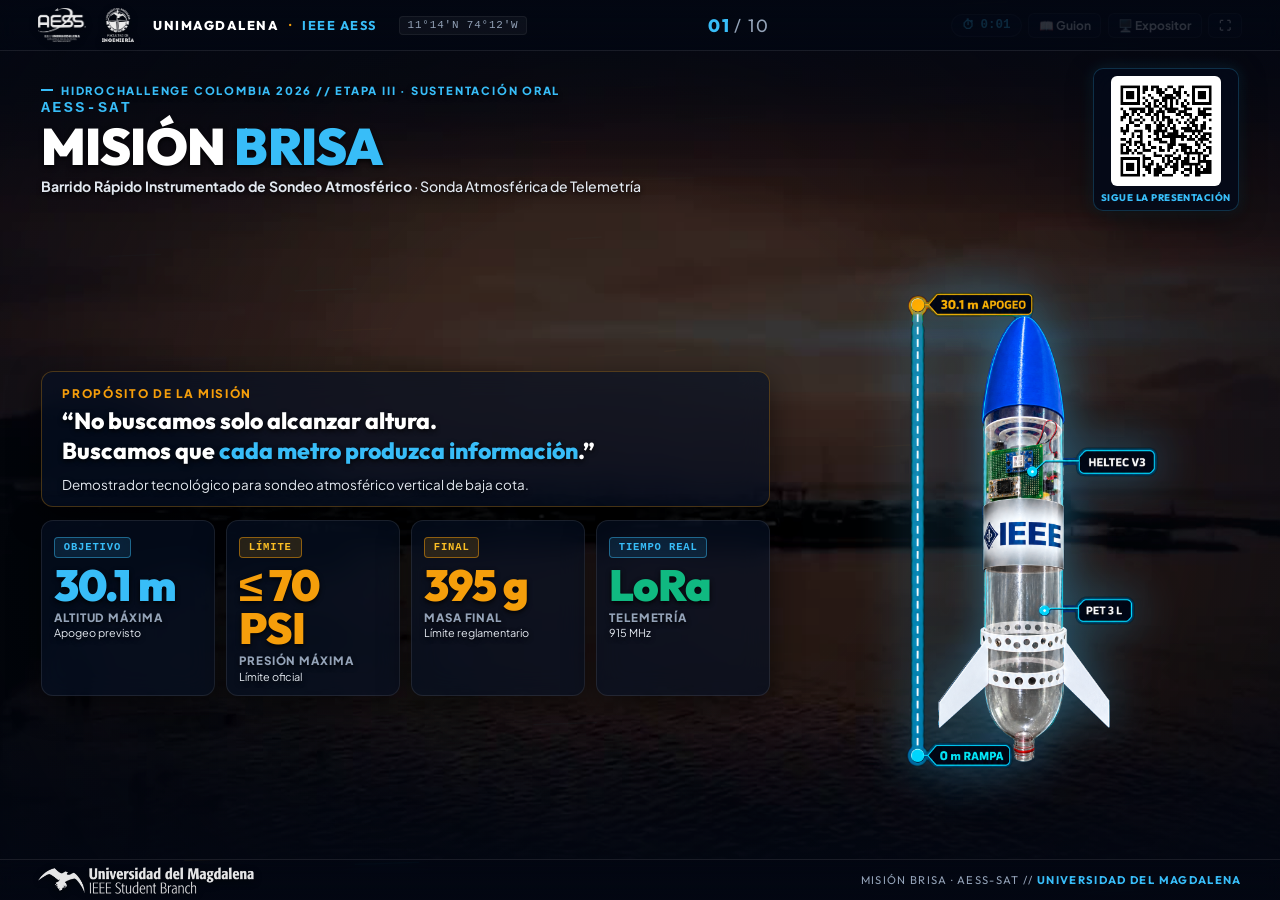
<file: index.html>
<!DOCTYPE html>
<html lang="es">
<head>
  <meta charset="UTF-8">
  <meta name="viewport" content="width=device-width, initial-scale=1.0">
  <title>AESS-SAT · Misión BRISA | Hidrochallenge Colombia 2026</title>
  <link rel="stylesheet" href="css/style.css?v=20261007">
</head>
<body>

  <!-- Canvas de partículas de brisa atmosférica samaria en segundo plano -->
  <canvas id="breezeCanvas"></canvas>

  <div class="deck-container">

    <!-- ═════════════════════════════════════════════════════════════════
         BARRA SUPERIOR INSTITUCIONAL (MODO PROYECCIÓN ULTRA-LIMPIO)
         ═════════════════════════════════════════════════════════════════ -->
    <header class="top-header-bar">
      <div class="top-header-left">
        <div class="top-header-logos">
          <img src="assets/img/logo_aess_white.png" alt="IEEE AESS Unimagdalena" title="Aerospace & Electronic Systems Society">
          <img src="assets/img/logo_facultad_white.png" alt="Facultad de Ingeniería" title="Facultad de Ingeniería - Universidad del Magdalena">
        </div>
        <div class="top-brand">
          <span class="brand-uni">UNIMAGDALENA</span>
          <span class="brand-sep">·</span>
          <span class="brand-sub">IEEE AESS</span>
          <span class="top-coord">11°14'N 74°12'W</span>
        </div>
      </div>

      <div class="top-slide-tracker">
        <div class="slide-number-display" id="slide-number-display">
          <span id="current-slide-num">01</span>
          <span class="tracker-total" id="tracker-total"> / 10</span>
        </div>
      </div>

      <!-- Herramientas discretas de orador (Ocultas visualmente para el jurado, accesibles por teclado) -->
      <div class="top-controls" id="top-controls">
        <div class="timer-pill" id="timer-pill" title="Cronómetro 300s (Tecla T)">
          ⏱ <span id="timer-display">0:00</span>
        </div>
        <button class="action-btn" id="btn-notes" title="Guion del orador (Tecla N)">📖 Guion</button>
        <button class="action-btn" id="btn-presenter" title="Consola de expositor dual (Tecla P)">🖥️ Expositor</button>
        <button class="action-btn" id="btn-fullscreen" title="Pantalla completa (Tecla F)">⛶</button>
      </div>
    </header>

    <!-- ═════════════════════════════════════════════════════════════════
         VIEWPORT DE DIAPOSITIVAS (10 OFICIALES + 7 RESPALDOS TÉCNICOS)
         ═════════════════════════════════════════════════════════════════ -->
    <main class="presentation-viewport">

      <!-- ── DIAPOSITIVA 01: PORTADA & MISIÓN BRISA (20s) ────────────── -->
      <section class="slide active" id="slide-1" data-duration="20">
        <div class="slide-bg-container">
          <video class="slide-video" src="assets/video/s1_amanecer.mp4" poster="assets/video/s1_amanecer.jpg" muted loop playsinline></video>
          <div class="slide-overlay"></div>
        </div>

        <div class="slide-header cover-header">
          <div>
            <div class="slide-category-tag">HIDROCHALLENGE COLOMBIA 2026 // ETAPA III · SUSTENTACIÓN ORAL</div>
            <div style="font-family: var(--font-mono); font-size: 0.95rem; color: var(--accent-cyan); font-weight: 800; letter-spacing: 0.15em; margin-bottom: 0.2rem;">
              AESS-SAT
            </div>
            <h1 class="slide-title-hero" style="font-size: clamp(2.4rem, 4vw, 3.8rem); margin-bottom: 0.2rem;">
              MISIÓN <span class="highlight-cyan">BRISA</span>
            </h1>
            <p class="slide-subtitle-clean">
              <strong>Barrido Rápido Instrumentado de Sondeo Atmosférico</strong> · Sonda Atmosférica de Telemetría
            </p>
          </div>

          <!-- Módulo QR de Acceso a la Presentación (Esquina Superior Derecha) -->
          <a class="cover-qr-card" href="https://mcangen.github.io/Presentacion-Hidrochallenge/" target="_blank" rel="noopener" title="Escanear o clic para abrir la presentación">
            <div class="qr-img-box">
              <img src="assets/img/qr_presentacion.png" alt="QR Presentación AESS-SAT" width="110" height="110" style="width: 110px; height: 110px; display: block;">
            </div>
            <div class="cover-qr-caption">SIGUE LA PRESENTACIÓN</div>
          </a>
        </div>

        <div style="display: grid; grid-template-columns: 1.25fr 0.75fr; gap: clamp(1rem, 2.5vw, 2.5rem); align-items: center; flex: 1; min-height: 0; z-index: 4;">
          <div style="display: flex; flex-direction: column; gap: 0.8rem;">
            <div class="samaria-card gold-border">
              <div style="font-size: 0.74rem; color: var(--accent-gold); font-weight: 800; letter-spacing: 0.14em; text-transform: uppercase; margin-bottom: 0.35rem;">
                PROPÓSITO DE LA MISIÓN
              </div>
              <p style="font-family: var(--font-title); font-size: clamp(1.2rem, 1.8vw, 1.55rem); font-weight: 800; line-height: 1.3; color: #ffffff; text-shadow: var(--text-shadow-clean);">
                “No buscamos solo alcanzar altura.<br>
                Buscamos que <span style="color: var(--accent-cyan);">cada metro produzca información</span>.”
              </p>
              <div style="margin-top: 0.6rem; font-size: 0.84rem; color: var(--text-secondary); text-shadow: var(--text-shadow-clean);">
                Demostrador tecnológico para sondeo atmosférico vertical de baja cota.
              </div>
            </div>

            <!-- 4 Métricas Clave con Badges Semánticos Estrictos -->
            <div style="display: grid; grid-template-columns: repeat(4, 1fr); gap: 0.7rem;">
              <div class="samaria-card" style="padding: 0.75rem;">
                <div class="status-badge goal" style="margin-bottom: 0.3rem;">OBJETIVO</div>
                <div class="giant-metric-num cyan">30.1 m</div>
                <div class="giant-metric-label">Altitud Máxima</div>
                <div class="giant-metric-sub">Apogeo previsto</div>
              </div>

              <div class="samaria-card" style="padding: 0.75rem;">
                <div class="status-badge limit" style="margin-bottom: 0.3rem;">LÍMITE</div>
                <div class="giant-metric-num gold">≤ 70 PSI</div>
                <div class="giant-metric-label">Presión Máxima</div>
                <div class="giant-metric-sub">Límite oficial</div>
              </div>

              <div class="samaria-card" style="padding: 0.75rem;">
                <div class="status-badge limit" style="margin-bottom: 0.3rem;">FINAL</div>
                <div class="giant-metric-num gold">395 g</div>
                <div class="giant-metric-label">Masa Final</div>
                <div class="giant-metric-sub">Límite reglamentario</div>
              </div>

              <div class="samaria-card" style="padding: 0.75rem;">
                <div class="status-badge goal" style="margin-bottom: 0.3rem;">TIEMPO REAL</div>
                <div class="giant-metric-num" style="color: var(--accent-green);">LoRa</div>
                <div class="giant-metric-label">Telemetría</div>
                <div class="giant-metric-sub">915 MHz</div>
              </div>
            </div>
          </div>

          <!-- Silueta Real del AESS-SAT con Llamados de Ingeniería (Fondo Transparente) -->
          <div style="display: flex; justify-content: center; align-items: center; height: 100%; position: relative;">
            <img src="assets/img/cohete_slide_1.png" alt="AESS-SAT Cohete Experimental" style="max-height: clamp(340px, 62vh, 530px); padding-bottom: 15px; width: auto; object-fit: contain; filter: drop-shadow(0 0 25px rgba(56, 189, 248, 0.45));">
          </div>
        </div>
      </section>

      <!-- ── DIAPOSITIVA 02: DEL TERRITORIO A LA MISIÓN (30s) ────────── -->
      <section class="slide" id="slide-2" data-duration="30">
        <div class="slide-bg-container">
          <video class="slide-video" src="assets/video/s2_territorio.mp4" poster="assets/video/s2_territorio.jpg" muted loop playsinline></video>
          <div class="slide-overlay"></div>
        </div>

        <div class="slide-header">
          <div class="slide-category-tag">02 // CONTEXTO GEOGRÁFICO & PREGUNTA DE INGENIERÍA</div>
          <h2 class="slide-title-hero">
            DEL TERRITORIO <span class="highlight-cyan">A LA MISIÓN</span>
          </h2>
          <p class="slide-subtitle-clean">
            Santa Marta: una interfaz costa–montaña con dinámica atmosférica local.
          </p>
        </div>

        <div style="display: grid; grid-template-columns: 1.15fr 0.85fr; gap: clamp(1rem, 2.5vw, 2.5rem); align-items: stretch; flex: 1; min-height: 0; z-index: 4;">
          <!-- Columna Izquierda: Perfil Topográfico y Aclaración de Alcance -->
          <div class="samaria-card" style="display: flex; flex-direction: column; justify-content: space-between;">
            <div>
              <div style="display: flex; justify-content: space-between; align-items: center; margin-bottom: 0.4rem;">
                <div class="status-badge goal">ALCANCE EXPERIMENTAL REAL</div>
                <span style="font-size: 0.72rem; color: var(--accent-cyan); font-family: var(--font-mono);">COTA VERTICAL: 0 – 30.1 m</span>
              </div>
              <p style="font-size: 0.86rem; color: var(--text-secondary); line-height: 1.4; text-shadow: var(--text-shadow-clean);">
                Misión BRISA explora un <strong>perfil vertical instrumentado de hasta aproximadamente 30,1 metros</strong>. La Sierra Nevada (5.700 m a 42 km del mar) explica el contexto ambiental que inspira la misión; no se afirma medir el gradiente total hasta la cumbre.
              </p>
            </div>

            <!-- Esquema Topográfico Real Costa - Sierra Nevada -->
            <div style="margin: 0.6rem 0;">
              <img src="assets/img/imagen_slide_2.png" alt="Perfil Topográfico Santa Marta - Misión BRISA" style="width: 100%; border-radius: 8px; border: 1px solid var(--border-subtle); object-fit: contain; display: block; box-shadow: 0 4px 20px rgba(0,0,0,0.5);">
            </div>

            <div style="font-size: 0.72rem; color: var(--text-muted); text-shadow: var(--text-shadow-clean);">
              * Demostrador tecnológico de microcota. No sustituye radiosondas ni mide velocidad directa sin anemómetro.
            </div>
          </div>

          <!-- Columna Derecha: Los Tres Pilares de Ingeniería -->
          <div style="display: flex; flex-direction: column; gap: 0.75rem;">
            <div class="samaria-card" style="display: flex; gap: 1rem; align-items: flex-start; padding: 0.85rem 1.1rem;">
              <div style="font-family: var(--font-title); font-size: 1.8rem; font-weight: 900; color: var(--accent-cyan); line-height: 1;">01</div>
              <div>
                <h4 style="font-family: var(--font-title); font-size: 1.05rem; color: #ffffff; text-transform: uppercase;">MEDIR</h4>
                <p style="font-size: 0.82rem; color: var(--text-secondary); margin-top: 0.2rem; line-height: 1.35;">
                  Variables atmosféricas y dinámica de vuelo vertical a alta cadencia.
                </p>
              </div>
            </div>

            <div class="samaria-card" style="display: flex; gap: 1rem; align-items: flex-start; padding: 0.85rem 1.1rem;">
              <div style="font-family: var(--font-title); font-size: 1.8rem; font-weight: 900; color: var(--accent-gold); line-height: 1;">02</div>
              <div>
                <h4 style="font-family: var(--font-title); font-size: 1.05rem; color: #ffffff; text-transform: uppercase;">TRANSMITIR</h4>
                <p style="font-size: 0.82rem; color: var(--text-secondary); margin-top: 0.2rem; line-height: 1.35;">
                  Telemetría LoRa hacia la estación terrena durante la misión.
                </p>
              </div>
            </div>

            <div class="samaria-card" style="display: flex; gap: 1rem; align-items: flex-start; padding: 0.85rem 1.1rem;">
              <div style="font-family: var(--font-title); font-size: 1.8rem; font-weight: 900; color: var(--accent-green); line-height: 1;">03</div>
              <div>
                <h4 style="font-family: var(--font-title); font-size: 1.05rem; color: #ffffff; text-transform: uppercase;">RECUPERAR</h4>
                <p style="font-size: 0.82rem; color: var(--text-secondary); margin-top: 0.2rem; line-height: 1.35;">
                  Vehículo y datos de forma segura para validar la plataforma y repetir el experimento.
                </p>
              </div>
            </div>
          </div>
        </div>
      </section>

      <!-- ── DIAPOSITIVA 03: ARQUITECTURA AESS-SAT (35s) ─────────────── -->
      <section class="slide technical-slide" id="slide-3" data-duration="35">
        <div class="slide-bg-container">
          <video class="slide-video" src="assets/video/s3_puerto.mp4" poster="assets/video/s3_puerto.jpg" muted loop playsinline></video>
          <div class="slide-overlay"></div>
        </div>

        <div class="slide-header">
          <div class="slide-category-tag">
            03 // INGENIERÍA DE SISTEMAS & CONFIGURACIÓN MODULAR
          </div>
          <h2 class="slide-title-hero">
            ARQUITECTURA <span class="highlight-cyan">AESS-SAT</span>
          </h2>
          <p class="slide-subtitle-clean">
            Despiece modular interactivo: haz clic en cualquier subsistema para inspeccionar su diseño y balance de masa.
          </p>
        </div>

        <div class="exploded-view-container">
          <!-- Columna Izquierda: Pila del Despiece Interactivo -->
          <div class="samaria-card" style="display: flex; flex-direction: column; height: 100%; padding: 0.75rem 0.95rem; justify-content: space-between;">
            <div style="display: flex; justify-content: space-between; align-items: center; margin-bottom: 0.35rem; padding-bottom: 0.35rem; border-bottom: 1px solid var(--border-subtle);">
              <span style="font-family: var(--font-mono); font-size: 0.72rem; color: var(--accent-cyan); font-weight: 800; letter-spacing: 0.08em;">
                DESPIECE AXIAL DEL COHETE
              </span>
              <button class="action-btn" id="btn-toggle-explode" style="font-size: 0.7rem; padding: 0.2rem 0.6rem; border-color: var(--accent-cyan); color: var(--accent-cyan);">
                ⚡ Expandir / Contraer Despiece
              </button>
            </div>

            <div class="rocket-stage-stack" id="stage-stack">
              <div class="stage-part active" data-stage="ojiva">
                <div class="stage-img-wrapper">
                  <img src="assets/img/ojiva.png" alt="Ojiva Parabólica Roma" class="stage-img">
                </div>
                <div class="stage-text-block">
                  <div class="stage-label-title">01. OJIVA PARABÓLICA ROMA</div>
                  <div class="stage-label-sub">Cono aerodinámico impreso en PLA · Protección bahía</div>
                </div>
                <div class="stage-indicator-arrow">›</div>
              </div>

              <div class="stage-part" data-stage="recup">
                <div class="stage-img-wrapper">
                  <img src="assets/img/recuperacion.png" alt="Sistema de Recuperación" class="stage-img">
                </div>
                <div class="stage-text-block">
                  <div class="stage-label-title">02. RECUPERACIÓN · MG90S + Ø75 CM</div>
                  <div class="stage-label-sub">Eyección activa servomotor MG90S · Paracaídas Ø75 cm</div>
                </div>
                <div class="stage-indicator-arrow">›</div>
              </div>

              <div class="stage-part" data-stage="avionica">
                <div class="stage-img-wrapper">
                  <img src="assets/img/avionica.png" alt="Bahía de Aviónica" class="stage-img">
                </div>
                <div class="stage-text-block">
                  <div class="stage-label-title">03. HELTEC WIFI LORA 32 V3</div>
                  <div class="stage-label-sub">Computador ESP32-S3 + LoRa 915 MHz · Sensórica GY-91</div>
                </div>
                <div class="stage-indicator-arrow">›</div>
              </div>

              <div class="stage-part" data-stage="camara">
                <div class="stage-img-wrapper">
                  <img src="assets/img/fuselaje.png" alt="Fuselaje Cámara de Propulsión" class="stage-img">
                </div>
                <div class="stage-text-block">
                  <div class="stage-label-title">04. FUSELAJE · 2× PET 3 L</div>
                  <div class="stage-label-sub">Cámara hidroneumática 3 L en serie · Presión ≤ 70 PSI</div>
                </div>
                <div class="stage-indicator-arrow">›</div>
              </div>

              <div class="stage-part" data-stage="aletas">
                <div class="stage-img-wrapper">
                  <img src="assets/img/aletas.png" alt="Empenaje 3 Aletas" class="stage-img">
                </div>
                <div class="stage-text-block">
                  <div class="stage-label-title">05. 3 ALETAS TRAPEZOIDALES (120°)</div>
                  <div class="stage-label-sub">Empenaje pasivo simétrico · Margen estático ≈ 1,17 cal</div>
                </div>
                <div class="stage-indicator-arrow">›</div>
              </div>
            </div>
          </div>

          <!-- Columna Derecha: Detalle Técnico + Auditoría de Masa -->
          <div style="display: flex; flex-direction: column; gap: 0.75rem; height: 100%; justify-content: space-between;">
            <div class="samaria-card" style="flex: 1.25; display: flex; flex-direction: column; justify-content: space-between; padding: 0.9rem 1.1rem;">
              <div>
                <div class="status-badge goal" id="stage-badge" style="margin-bottom: 0.35rem;">01. AERODINÁMICA // PROA</div>
                <h3 id="stage-title" style="font-family: var(--font-title); font-size: clamp(1.2rem, 1.55vw, 1.45rem); color: #ffffff; margin-bottom: 0.3rem;">
                  Ojiva Parabólica Roma 3D
                </h3>
                <p id="stage-desc" style="font-size: 0.86rem; color: var(--text-secondary); line-height: 1.45;">
                  Cono de baja resistencia aerodinámica impreso en PLA. Protege la bahía de aviónica y aloja el mecanismo de destrabe.
                </p>
              </div>
              <div style="display: grid; grid-template-columns: 1fr 1fr; gap: 0.75rem; margin-top: 0.6rem;">
                <div style="background: rgba(0,0,0,0.4); padding: 0.55rem 0.8rem; border-radius: 6px; border: 1px solid rgba(255,255,255,0.06);">
                  <div style="font-size: 0.68rem; color: var(--text-muted); text-transform: uppercase;">Material / Tecnología:</div>
                  <div id="stage-spec1" style="font-weight: 800; color: var(--accent-cyan); font-size: 0.88rem; margin-top: 0.15rem;">PLA FDM</div>
                </div>
                <div style="background: rgba(0,0,0,0.4); padding: 0.55rem 0.8rem; border-radius: 6px; border: 1px solid rgba(255,255,255,0.06);">
                  <div style="font-size: 0.68rem; color: var(--text-muted); text-transform: uppercase;">Función Principal:</div>
                  <div id="stage-spec2" style="font-weight: 800; color: var(--accent-gold); font-size: 0.88rem; margin-top: 0.15rem;">Protección / Integración</div>
                </div>
              </div>
            </div>

            <!-- Parámetros Físicos y Límites Oficiales -->
            <div class="samaria-card" style="padding: 0.8rem 1.1rem; flex: 0.95; display: flex; flex-direction: column; justify-content: space-between;">
              <div style="display: flex; justify-content: space-between; align-items: center;">
                <span style="font-size: 0.74rem; font-weight: 800; color: var(--text-muted); text-transform: uppercase; letter-spacing: 0.08em;">
                  DIMENSIONES Y MASA DEL VEHÍCULO
                </span>
                <span class="status-badge limit">LÍMITE REGLAMENTARIO</span>
              </div>
              <div style="display: grid; grid-template-columns: repeat(3, 1fr); gap: 0.6rem; margin: 0.4rem 0;">
                <div style="background: rgba(0,0,0,0.3); padding: 0.4rem 0.6rem; border-radius: 6px; border: 1px solid rgba(245, 158, 11, 0.2);">
                  <div style="font-size: 0.66rem; color: var(--text-muted); text-transform: uppercase;">Masa Final:</div>
                  <div style="font-size: 1.45rem; font-weight: 900; color: var(--accent-gold); line-height: 1.1;">395 g</div>
                  <div style="font-size: 0.62rem; color: var(--accent-gold); opacity: 0.85;">Límite: ≤ 400 g</div>
                </div>
                <div style="background: rgba(0,0,0,0.3); padding: 0.4rem 0.6rem; border-radius: 6px; border: 1px solid rgba(255, 255, 255, 0.08);">
                  <div style="font-size: 0.66rem; color: var(--text-muted); text-transform: uppercase;">Altura Total:</div>
                  <div style="font-size: 1.45rem; font-weight: 900; color: #ffffff; line-height: 1.1;">65 cm</div>
                  <div style="font-size: 0.62rem; color: var(--text-muted);">Límite: ≤ 100 cm</div>
                </div>
                <div style="background: rgba(0,0,0,0.3); padding: 0.4rem 0.6rem; border-radius: 6px; border: 1px solid rgba(56, 189, 248, 0.2);">
                  <div style="font-size: 0.66rem; color: var(--text-muted); text-transform: uppercase;">Diámetro:</div>
                  <div style="font-size: 1.45rem; font-weight: 900; color: var(--accent-cyan); line-height: 1.1;">12 cm</div>
                  <div style="font-size: 0.62rem; color: var(--accent-cyan); opacity: 0.85;">Calibre de ref.</div>
                </div>
              </div>
              <div style="font-size: 0.72rem; color: var(--text-secondary); line-height: 1.3; border-top: 1px solid var(--border-subtle); padding-top: 0.35rem;">
                <strong>Límites Oficiales Hidrochallenge:</strong> ≤ 400 g masa máxima seca · 100 cm altura máxima · 12 cm diámetro.
              </div>
            </div>
          </div>
        </div>
      </section>

      <!-- ── DIAPOSITIVA 04: PROPULSIÓN Y ESTABILIDAD (35s) ───────────── -->
      <section class="slide technical-slide" id="slide-4" data-duration="35">
        <div class="slide-bg-container">
          <video class="slide-video" src="assets/video/s4_agua.mp4" poster="assets/video/s4_agua.jpg" muted loop playsinline></video>
          <div class="slide-overlay"></div>
        </div>

        <div class="slide-header">
          <div class="slide-category-tag">
            04 // FLUIDODINÁMICA & AERODINÁMICA PASIVA
          </div>
          <h2 class="slide-title-hero">
            VOLAMOS CON FÍSICA, <span class="highlight-cyan">NO CON SUPOSICIONES</span>
          </h2>
          <p class="slide-subtitle-clean">
            La energía se acumula en el aire comprimido; la expulsión de masa de agua genera empuje por cantidad de movimiento.
          </p>
        </div>

        <div style="display: grid; grid-template-columns: 1fr 1fr; gap: clamp(1rem, 2.5vw, 2.5rem); align-items: stretch; flex: 1; min-height: 0; z-index: 4;">
          <!-- Columna 1: Propulsión -->
          <div class="samaria-card" style="display: flex; flex-direction: column; justify-content: space-between;">
            <div>
              <div class="status-badge limit" style="margin-bottom: 0.4rem;">BANCO DE ENSAYO PROPULSIVO</div>
              <h3 style="font-family: var(--font-title); font-size: clamp(1.15rem, 1.5vw, 1.35rem); color: #ffffff; margin-bottom: 0.2rem;">
                Mecánica de Fluidos y Empuje
              </h3>
              <p style="font-size: 0.84rem; color: var(--text-secondary); line-height: 1.35;">
                El aire comprimido actúa como acumulador elástico de energía. Al abrirse la tobera, el agua es acelerada violentamente generando el impulso principal.
              </p>
            </div>

            <!-- Grilla 2x2 de métricas de propulsión -->
            <div style="display: grid; grid-template-columns: 1fr 1fr; gap: 0.6rem; margin: 0.5rem 0;">
              <div class="samaria-card" style="padding: 0.65rem 0.8rem;">
                <div class="giant-metric-num cyan" style="font-size: clamp(1.6rem, 2.2vw, 2rem);">3.0 L</div>
                <div class="giant-metric-label">Cámara PET</div>
              </div>
              <div class="samaria-card" style="padding: 0.65rem 0.8rem;">
                <div class="giant-metric-num gold" style="font-size: clamp(1.6rem, 2.2vw, 2rem);">≤ 70 PSI</div>
                <div class="giant-metric-label">Presión Máxima (Límite)</div>
              </div>
              <div class="samaria-card" style="padding: 0.65rem 0.8rem;">
                <div class="giant-metric-num" style="font-size: clamp(1.6rem, 2.2vw, 2rem); color: #38bdf8;">~ 1 L</div>
                <div class="giant-metric-label">Masa de Agua Preliminar</div>
              </div>
              <div class="samaria-card" style="padding: 0.65rem 0.8rem;">
                <div class="giant-metric-num" style="font-size: clamp(1.6rem, 2.2vw, 2rem); color: var(--accent-green);">~ 2 L</div>
                <div class="giant-metric-label">Aire Comprimido</div>
              </div>
            </div>

            <div style="font-size: 0.73rem; color: var(--text-muted); border-top: 1px solid var(--border-subtle); padding-top: 0.4rem;">
              * La proporción 1/3 agua + 2/3 aire es una configuración preliminar de ensayo; no se afirma como óptimo analítico.
            </div>
          </div>

          <!-- Columna 2: Estabilidad Aerodinámica Pasiva (CG y CP Protagonistas) -->
          <div class="samaria-card" style="display: flex; flex-direction: column; justify-content: space-between;">
            <div>
              <div class="status-badge goal" style="margin-bottom: 0.4rem;">AERODINÁMICA PASIVA</div>
              <h3 style="font-family: var(--font-title); font-size: clamp(1.15rem, 1.5vw, 1.35rem); color: #ffffff; margin-bottom: 0.2rem;">
                Margen Estático: CG por delante de CP
              </h3>
              <p style="font-size: 0.84rem; color: var(--text-secondary); line-height: 1.35;">
                Estabilidad pasiva suficiente para que el flujo de aire genere un momento restaurador continuo sin control activo.
              </p>
            </div>

            <!-- Esquema Real de Estabilidad: CG 28 cm, CP 42 cm, Margen Estático (Horizontal) -->
            <div style="background: rgba(3, 8, 20, 0.55); border-radius: 10px; padding: 0.6rem 0.9rem; margin: 0.4rem 0; border: 1px solid var(--border-subtle); display: flex; justify-content: center; align-items: center; min-height: 140px;">
              <img src="assets/img/cohete_slide_4.png" alt="Esquema Real de Estabilidad Pasiva: CG 28 cm, CP 42 cm, Margen Estático ≈ 1.17 calibres" style="width: 100%; max-height: clamp(125px, 18vh, 165px); object-fit: contain; filter: drop-shadow(0 4px 16px rgba(0,0,0,0.65));">
            </div>

            <div style="display: flex; justify-content: space-between; align-items: center; border-top: 1px solid var(--border-subtle); padding-top: 0.4rem;">
              <span style="font-size: 0.78rem; color: var(--text-secondary);">Margen de estabilidad pasiva:</span>
              <span class="status-badge valid">≈ 1,17 CALIBRES</span>
            </div>
            <div style="font-size: 0.72rem; color: var(--text-muted); margin-top: 0.25rem;">
              Configuración: <strong>3 aletas trapezoidales</strong> distribuidas simétricamente a 120°.
            </div>
          </div>
        </div>
      </section>

      <!-- ── DIAPOSITIVA 05: AVIÓNICA Y TELEMETRÍA (40s) ─────────────── -->
      <section class="slide technical-slide" id="slide-5" data-duration="40">
        <div class="slide-bg-container">
          <video class="slide-video" src="assets/video/s5_lab.mp4" poster="assets/video/s5_lab.jpg" muted loop playsinline></video>
          <div class="slide-overlay"></div>
        </div>

        <div class="slide-header">
          <div class="slide-category-tag">
            05 // ARQUITECTURA DE SISTEMAS EMBEBIDOS & TELEMETRÍA
          </div>
          <h2 class="slide-title-hero">
            EL COHETE VUELA. <span class="highlight-gold">EL NÚCLEO CUMPLE LA MISIÓN.</span>
          </h2>
          <p class="slide-subtitle-clean">
            Diagrama de arquitectura del computador de vuelo y asignación de buses de comunicación.
          </p>
        </div>

        <!-- Diagrama de Arquitectura de Sistemas -->
        <div class="arch-diagram-grid">
          <!-- Columna Izquierda: Núcleo y Periféricos -->
          <div style="display: flex; flex-direction: column; justify-content: space-between;">
            <!-- Núcleo Central Heltec V3 -->
            <div class="arch-core-box">
              <div>
                <span class="status-badge goal">COMPUTADOR PRINCIPAL</span>
                <h3 style="font-family: var(--font-title); font-size: 1.25rem; color: #ffffff; margin-top: 0.2rem;">
                  HELTEC WIFI LORA 32 V3
                </h3>
                <div style="font-size: 0.78rem; color: var(--text-secondary); margin-top: 0.15rem;">
                  ESP32-S3 + SX1262 integrado · Procesamiento y enlace de radio
                </div>
              </div>
              <div style="font-family: var(--font-mono); font-size: 0.85rem; color: var(--accent-cyan); font-weight: 800;">
                915 MHz
              </div>
            </div>

            <!-- Periféricos con asignación de buses -->
            <div class="arch-peripherals-grid">
              <div class="arch-sensor-card active sensor-toggle-btn" data-sensor="gy91">
                <div style="display: flex; justify-content: space-between; align-items: center;">
                  <span class="arch-node-bus-tag">BUS I²C</span>
                  <span class="status-badge goal" style="font-size: 0.6rem; padding: 0.1rem 0.35rem;">INERCIAL + BARO</span>
                </div>
                <div style="font-family: var(--font-title); font-size: 0.92rem; font-weight: 800; color: #ffffff; margin-top: 0.2rem;">
                  GY-91 · Sensórica Integrada
                </div>
                <div style="font-size: 0.72rem; color: var(--text-muted);">Presión, Temperatura, Altitud, Acc XYZ</div>
              </div>

              <div class="arch-sensor-card sensor-toggle-btn" data-sensor="gps">
                <div style="display: flex; justify-content: space-between; align-items: center;">
                  <span class="arch-node-bus-tag">BUS UART</span>
                  <span class="status-badge goal" style="font-size: 0.6rem; padding: 0.1rem 0.35rem;">GNSS</span>
                </div>
                <div style="font-family: var(--font-title); font-size: 0.92rem; font-weight: 800; color: #ffffff; margin-top: 0.2rem;">
                  GPS NEO-M8N
                </div>
                <div style="font-size: 0.72rem; color: var(--text-muted);">Latitud y Longitud para rescate</div>
              </div>

              <div class="arch-sensor-card sensor-toggle-btn" data-sensor="esp32cam">
                <div style="display: flex; justify-content: space-between; align-items: center;">
                  <span class="arch-node-bus-tag">OV2640</span>
                  <span class="status-badge goal" style="font-size: 0.6rem; padding: 0.1rem 0.35rem;">VIDEO</span>
                </div>
                <div style="font-family: var(--font-title); font-size: 0.92rem; font-weight: 800; color: #ffffff; margin-top: 0.2rem;">
                  ESP32-CAM · Cámara a Bordo
                </div>
                <div style="font-size: 0.72rem; color: var(--text-muted);">Captura de video del vuelo</div>
              </div>

              <div class="arch-sensor-card sensor-toggle-btn" data-sensor="lora">
                <div style="display: flex; justify-content: space-between; align-items: center;">
                  <span class="arch-node-bus-tag">SX1262</span>
                  <span class="status-badge goal" style="font-size: 0.6rem; padding: 0.1rem 0.35rem;">TELEMETRÍA</span>
                </div>
                <div style="font-family: var(--font-title); font-size: 0.92rem; font-weight: 800; color: #ffffff; margin-top: 0.2rem;">
                  LoRa 915 MHz
                </div>
                <div style="font-size: 0.72rem; color: var(--text-muted);">Transmisión a segunda Heltec en tierra</div>
              </div>

              <div class="arch-sensor-card sensor-toggle-btn" data-sensor="espnow" style="grid-column: 1 / -1;">
                <div style="display: flex; justify-content: space-between; align-items: center;">
                  <span class="arch-node-bus-tag">2,4 GHz</span>
                  <span class="status-badge goal" style="font-size: 0.6rem; padding: 0.1rem 0.35rem;">ENLACE ADICIONAL</span>
                </div>
                <div style="font-family: var(--font-title); font-size: 0.92rem; font-weight: 800; color: #ffffff; margin-top: 0.2rem;">
                  ESP-NOW · Estación Terrena ↔ ESP32-CAM + Heltec
                </div>
                <div style="font-size: 0.72rem; color: var(--text-muted);">La estación terrena envía datos a la ESP32-CAM y a la Heltec para ampliar la telemetría</div>
              </div>
            </div>
          </div>

          <!-- Columna Derecha: Tarjeta de Inspección Técnica Dinámica -->
          <div class="samaria-card" style="display: flex; flex-direction: column; justify-content: space-between;">
            <div>
              <div style="display: flex; justify-content: space-between; align-items: center; margin-bottom: 0.4rem;">
                <span class="status-badge goal" id="sensor-detail-badge">CICLO DE VIDA DEL DATO</span>
                <span style="font-family: var(--font-mono); font-size: 0.72rem; color: var(--accent-cyan);" id="sensor-freq">
                  LoRa 915 MHz + ESP-NOW + ESP32-CAM
                </span>
              </div>

              <div style="background: rgba(3, 8, 20, 0.65); border: 1px solid var(--border-subtle); border-radius: 10px; padding: 0.75rem 0.9rem;">
                <h4 id="sensor-title" style="font-family: var(--font-title); font-size: 1.15rem; color: #ffffff;">
                  CICLO DE VIDA DEL DATO
                </h4>
                <div id="sensor-type" style="font-size: 0.76rem; color: var(--accent-cyan); font-weight: 700; margin: 0.15rem 0;">
                  Adquisición, Procesamiento y Telemetría
                </div>
                <p id="sensor-desc" style="font-size: 0.8rem; color: var(--text-secondary); margin: 0.35rem 0; line-height: 1.35;">
                  GY-91 y GPS adquieren las variables. La Heltec procesa y transmite por LoRa 915 MHz, mientras la ESP32-CAM graba el video del vuelo. La estación terrena se comunica además por ESP-NOW con la ESP32-CAM y la Heltec.
                </p>
                <div style="background: rgba(0,0,0,0.35); padding: 0.35rem 0.6rem; border-radius: 6px; font-size: 0.72rem; margin-top: 0.35rem;">
                  <span style="color: var(--text-muted);">Variables:</span> <strong id="sensor-vars" style="color: var(--accent-gold);">Altitud · Temperatura · Presión · Acc XYZ · Latitud · Longitud</strong>
                </div>
              </div>

              <!-- Acceso Interactivo Dual: Esquemático Real + Dashboard Telemétrico -->
              <div style="display: grid; grid-template-columns: 1fr 1fr; gap: 0.55rem; margin-top: 0.5rem;">
                <div class="schematic-thumb-card" id="btn-open-schematic" title="Click para ampliar esquemático (o presiona B4)" style="margin: 0; padding: 0.35rem 0.5rem; background: rgba(3, 8, 20, 0.7); border: 1px solid var(--border-cyan); border-radius: 8px; cursor: pointer;">
                  <div style="display: flex; justify-content: space-between; align-items: center; margin-bottom: 0.2rem;">
                    <span style="font-family: var(--font-title); font-size: 0.68rem; font-weight: 800; color: var(--accent-cyan); letter-spacing: 0.05em;">ESQUEMÁTICO</span>
                    <span style="font-size: 0.58rem; color: #ffffff; background: rgba(56,189,248,0.2); padding: 0.05rem 0.3rem; border-radius: 3px; font-family: var(--font-mono);">AMPLIAR</span>
                  </div>
                  <div class="schematic-thumb-preview" style="height: 48px;">
                    <img src="assets/img/esquematico_avionica.jpg" alt="Esquemático Eléctrico Aviónica AESS UNIMAGDALENA" style="width: 100%; height: 100%; object-fit: cover;">
                  </div>
                </div>

                <div class="schematic-thumb-card" id="btn-open-dashboard" title="Click para ampliar dashboard telemétrico (o presiona B4)" style="margin: 0; padding: 0.35rem 0.5rem; background: rgba(3, 8, 20, 0.7); border: 1px solid rgba(245, 158, 11, 0.45); border-radius: 8px; cursor: pointer;">
                  <div style="display: flex; justify-content: space-between; align-items: center; margin-bottom: 0.2rem;">
                    <span style="font-family: var(--font-title); font-size: 0.68rem; font-weight: 800; color: var(--accent-gold); letter-spacing: 0.05em;">DASHBOARD LORA</span>
                    <span style="font-size: 0.58rem; color: #ffffff; background: rgba(245,158,11,0.25); padding: 0.05rem 0.3rem; border-radius: 3px; font-family: var(--font-mono);">AMPLIAR</span>
                  </div>
                  <div class="schematic-thumb-preview" style="height: 48px;">
                    <img src="assets/img/dashboard_telemetria.jpg" alt="Dashboard Telemetría Estación Terrena" style="width: 100%; height: 100%; object-fit: cover;">
                  </div>
                </div>
              </div>
            </div>

            <div style="border-top: 1px solid var(--border-subtle); padding-top: 0.35rem; font-size: 0.72rem; color: var(--text-secondary); display: flex; justify-content: space-between; align-items: center;">
              <span><strong>Estación Terrena:</strong> Segunda Heltec + Laptop · LoRa + ESP-NOW en tiempo real.</span>
              <span class="status-badge valid" style="font-size: 0.62rem; padding: 0.1rem 0.4rem;">CIRCUITO VERIFICADO</span>
            </div>
          </div>
        </div>
      </section>

      <!-- ── DIAPOSITIVA 06: SALVAGUARDA & ALGORITMO DE APOGEO (35s) ──── -->
      <section class="slide technical-slide" id="slide-6" data-duration="35">
        <div class="slide-bg-container">
          <video class="slide-video" src="assets/video/s6_horizonte.mp4" poster="assets/video/s6_horizonte.jpg" muted loop playsinline></video>
          <div class="slide-overlay"></div>
        </div>

        <div class="slide-header">
          <div class="slide-category-tag">
            06 // SISTEMA DE SALVAGUARDA & EYECCIÓN
          </div>
          <h2 class="slide-title-hero">
            OBTENER EL DATO NO BASTA. <span class="highlight-cyan">HAY QUE TRAERLO DE VUELTA.</span>
          </h2>
          <p class="slide-subtitle-clean">
            Lógica de detección de apogeo en 5 etapas secuenciales para evitar aperturas prematuras.
          </p>
        </div>

        <div style="display: grid; grid-template-columns: 1.15fr 0.85fr; gap: clamp(1rem, 2.5vw, 2.5rem); align-items: stretch; flex: 1; min-height: 0; z-index: 4;">
          <!-- Columna Izquierda: Flujo Lineal de Apogeo -->
          <div class="samaria-card" style="display: flex; flex-direction: column; justify-content: space-between;">
            <div>
              <div style="display: flex; justify-content: space-between; align-items: center; margin-bottom: 0.4rem;">
                <span style="font-family: var(--font-title); font-size: 0.95rem; font-weight: 800; color: #ffffff; text-transform: uppercase;">
                  CADENA DE DECISIÓN DE APOGEO
                </span>
                <button class="action-btn" id="btn-test-apogee" style="font-size: 0.74rem; padding: 0.25rem 0.6rem; border-color: var(--accent-gold); color: var(--accent-gold);">
                  ▶ Probar Secuencia
                </button>
              </div>

              <!-- Flujo de 5 Pasos -->
              <div class="apogee-flow-chain">
                <div class="apogee-step-node" id="apogee-step-1">
                  <div>
                    <span style="font-weight: 800; color: #ffffff; font-size: 0.84rem;">1. LOCKOUT TEMPORAL</span>
                    <div style="font-size: 0.74rem; color: var(--text-muted); margin-top: 0.1rem;">Inhibe apertura durante el impulso hidroneumático</div>
                  </div>
                  <span class="status-badge limit">T &lt; 2.0 s</span>
                </div>

                <div class="apogee-step-node" id="apogee-step-2">
                  <div>
                    <span style="font-weight: 800; color: #ffffff; font-size: 0.84rem;">2. CONDICIÓN INERCIAL</span>
                    <div style="font-size: 0.74rem; color: var(--text-muted); margin-top: 0.1rem;">GY-91 confirma microgravedad balística</div>
                  </div>
                  <span class="status-badge goal">|a| ≈ 0 g</span>
                </div>

                <div class="apogee-step-node" id="apogee-step-3">
                  <div>
                    <span style="font-weight: 800; color: #ffffff; font-size: 0.84rem;">3. DERIVADA BAROMÉTRICA</span>
                    <div style="font-size: 0.74rem; color: var(--text-muted); margin-top: 0.1rem;">Presión creciente confirma inicio de caída</div>
                  </div>
                  <span class="status-badge goal">dP/dt &gt; 0</span>
                </div>

                <div class="apogee-step-node" id="apogee-step-4">
                  <div>
                    <span style="font-weight: 800; color: #ffffff; font-size: 0.84rem;">4. ACTUACIÓN DEL SERVO</span>
                    <div style="font-size: 0.74rem; color: var(--text-muted); margin-top: 0.1rem;">Retiro de cerrojo mecánico en ojiva</div>
                  </div>
                  <span class="status-badge limit">MG90S</span>
                </div>

                <div class="apogee-step-node" id="apogee-step-5">
                  <div>
                    <span style="font-weight: 800; color: #ffffff; font-size: 0.84rem;">5. DESPLIEGUE DEL VELAMEN</span>
                    <div style="font-size: 0.74rem; color: var(--text-muted); margin-top: 0.1rem;">Apertura por flujo relativo de aire</div>
                  </div>
                  <span class="status-badge measured">INFLADO</span>
                </div>
              </div>
            </div>

            <div style="display: flex; justify-content: space-between; align-items: center; border-top: 1px solid var(--border-subtle); padding-top: 0.4rem;">
              <span style="font-size: 0.78rem; color: var(--text-secondary);">Estado del Actuador:</span>
              <span class="status-badge pending" id="servo-status-badge">ESPERA EN RAMPA</span>
            </div>
          </div>

          <!-- Columna Derecha: Hardware de Salvaguarda -->
          <div class="samaria-card" style="display: flex; flex-direction: column; justify-content: space-between;">
            <div>
              <div class="status-badge goal" style="margin-bottom: 0.4rem;">HARDWARE DE SALVAGUARDA</div>
              <h3 style="font-family: var(--font-title); font-size: clamp(1.15rem, 1.5vw, 1.35rem); color: #ffffff; margin-bottom: 0.2rem;">
                Paracaídas Ø75 cm
              </h3>
              <p style="font-size: 0.84rem; color: var(--text-secondary); line-height: 1.35;">
                Velamen circular de nylon ripstop con líneas de suspensión simétricas. Diseñado para desacelerar la masa total sin daño estructural en el impacto.
              </p>

              <div style="display: flex; flex-direction: column; gap: 0.6rem; margin: 0.7rem 0;">
                <div class="samaria-card" style="padding: 0.7rem;">
                  <div style="display: flex; justify-content: space-between; align-items: center;">
                    <div class="giant-metric-num cyan" style="font-size: clamp(1.8rem, 2.4vw, 2.2rem);">3,4 m/s</div>
                    <span class="status-badge goal">ATERRIZAJE</span>
                  </div>
                  <div class="giant-metric-label">Velocidad de Llegada a Tierra</div>
                  <div class="giant-metric-sub">Despliegue a 4,52 m/s · Ø75 cm</div>
                </div>

                <div class="samaria-card" style="padding: 0.7rem;">
                  <div class="giant-metric-num gold" style="font-size: clamp(1.8rem, 2.4vw, 2.2rem);">MG90S</div>
                  <div class="giant-metric-label">Servomotor de Engranajes Metálicos</div>
                  <div class="giant-metric-sub">Retiro positivo del pestillo de ojiva</div>
                </div>
              </div>
            </div>

            <div style="font-size: 0.72rem; color: var(--text-muted); border-top: 1px solid var(--border-subtle); padding-top: 0.4rem;">
              * Velocidad del vehículo al desplegar: 4,52 m/s · Velocidad de llegada a tierra: 3,4 m/s.
            </div>
          </div>
        </div>
      </section>

      <!-- ── DIAPOSITIVA 07: SIMULADOR DE MISIÓN HUD (35s) ───────────── -->
      <section class="slide technical-slide" id="slide-7" data-duration="35">
        <div class="slide-bg-container">
          <video class="slide-video" src="assets/video/s7_bahia.mp4" poster="assets/video/s7_bahia.jpg" muted loop playsinline></video>
          <div class="slide-overlay"></div>
        </div>

        <div class="slide-header">
          <div style="display: flex; justify-content: space-between; align-items: center;">
            <div class="slide-category-tag">07 // RECONSTRUCCIÓN TEMPORAL DEL VUELO</div>
            <span class="status-badge simulated" id="sim-watermark-tag">SIMULACIÓN DE MISIÓN · DATOS SINTÉTICOS</span>
          </div>
          <h2 class="slide-title-hero">
            DE UN VUELO <span class="highlight-cyan">A UN PERFIL ATMOSFÉRICO</span>
          </h2>
          <p class="slide-subtitle-clean">
            Simulador interactivo con telemetría sincronizada multivariable.
          </p>
        </div>

        <!-- Barra de Control del Simulador -->
        <div class="sim-controls-strip">
          <button class="sim-play-btn" id="sim-play-btn">
            ▶ REPRODUCIR VUELO
          </button>

          <div class="sim-slider-container">
            <input type="range" class="sim-time-slider" id="sim-time-slider" min="0" max="11.3" step="0.1" value="0">
            <div class="sim-time-clock" id="sim-time-clock">T+0.0s</div>
          </div>

          <div style="display: flex; gap: 0.4rem;">
            <button class="action-btn active" id="filter-alt" style="font-size: 0.72rem; border-color: var(--accent-cyan); color: var(--accent-cyan);">● Altitud Z(t)</button>
            <button class="action-btn active" id="filter-vel" style="font-size: 0.72rem; border-color: #ffffff; color: #ffffff;">● Velocidad Vz(t)</button>
            <button class="action-btn active" id="filter-acc" style="font-size: 0.72rem; border-color: var(--accent-gold); color: var(--accent-gold);">● Aceleración aZ(t)</button>
          </div>
        </div>

        <!-- Cuerpo del Simulador en 3 Columnas -->
        <div class="flight-sim-wrapper">
          <div class="vertical-flight-track">
            <div class="track-axis"></div>
            <div class="track-marker" style="top: 15px;">30.1m (Apogeo)</div>
            <div class="track-marker" style="top: 25%;">22.5m</div>
            <div class="track-marker" style="top: 50%;">15m</div>
            <div class="track-marker" style="top: 75%;">7.5m</div>
            <div class="track-marker" style="bottom: 25px;">0m (Rampa)</div>

            <div class="sim-rocket-sprite" id="sim-rocket-sprite">
              <img id="sim-rocket-ascent" src="assets/img/cohete_slide_7.png" alt="AESS-SAT Ascenso" style="height: 52px; width: auto; object-fit: contain; filter: drop-shadow(0 0 10px rgba(56,189,248,0.6)); display: block;">
              <img id="sim-rocket-descent" src="assets/img/cohete_slide_7_chute.png" alt="AESS-SAT Descenso con Paracaídas" style="height: 72px; width: auto; object-fit: contain; filter: drop-shadow(0 0 10px rgba(245,158,11,0.6)); display: none;">
            </div>

            <div style="position: absolute; bottom: 8px; width: 100%; text-align: center; font-size: 0.65rem; letter-spacing: 0.04em; color: var(--accent-cyan); font-weight: 800;">
              PERFIL VERTICAL
            </div>
          </div>

          <div class="samaria-card" style="padding: 0.6rem; position: relative; min-height: 0;">
            <canvas id="telemetryChart" style="width: 100%; height: 100%; display: block;"></canvas>
          </div>

          <!-- Gauges de Instrumentación -->
          <div class="hud-gauges-col">
            <div class="hud-gauge-card">
              <div style="display: flex; justify-content: space-between; align-items: center;">
                <span class="hud-gauge-title">Altitud Barométrica</span>
                <span class="status-badge simulated" style="font-size: 0.58rem; padding: 0.08rem 0.35rem;">SIM</span>
              </div>
              <div class="hud-gauge-value" id="hud-alt-val" style="color: var(--accent-cyan);">0.0 m</div>
              <div class="hud-bar-track">
                <div class="hud-bar-fill" id="hud-alt-bar" style="background: var(--accent-cyan);"></div>
              </div>
            </div>

            <div class="hud-gauge-card">
              <div style="display: flex; justify-content: space-between; align-items: center;">
                <span class="hud-gauge-title">Presión Atmosférica</span>
                <span class="status-badge simulated" style="font-size: 0.58rem; padding: 0.08rem 0.35rem;">SIM</span>
              </div>
              <div class="hud-gauge-value" id="hud-pres-val" style="color: #ffffff;">1013.3 hPa</div>
              <div class="hud-bar-track">
                <div class="hud-bar-fill" id="hud-pres-bar" style="background: #ffffff;"></div>
              </div>
            </div>

            <div class="hud-gauge-card">
              <div style="display: flex; justify-content: space-between; align-items: center;">
                <span class="hud-gauge-title">Aceleración Vertical</span>
                <span class="status-badge simulated" style="font-size: 0.58rem; padding: 0.08rem 0.35rem;">SIM</span>
              </div>
              <div class="hud-gauge-value" id="hud-acc-val" style="color: var(--accent-gold);">+1.0 g</div>
              <div class="hud-bar-track">
                <div class="hud-bar-fill" id="hud-acc-bar" style="background: var(--accent-gold);"></div>
              </div>
            </div>

            <div class="hud-gauge-card" style="padding: 0.5rem 0.8rem;">
              <div style="display: flex; justify-content: space-between; align-items: center;">
                <span class="hud-gauge-title">LoRa 915 MHz</span>
                <span class="status-badge goal" style="font-size: 0.58rem; padding: 0.08rem 0.35rem;">ENLACE</span>
              </div>
              <div style="font-size: 0.76rem; color: var(--text-secondary); margin-top: 0.15rem;">
                ENLACE DE TELEMETRÍA
              </div>
            </div>
          </div>
        </div>
      </section>

      <!-- ── DIAPOSITIVA 08: CRITERIOS DE ACEPTACIÓN (30s) ────────────── -->
      <section class="slide technical-slide" id="slide-8" data-duration="30">
        <div class="slide-bg-container">
          <video class="slide-video" src="assets/video/s8_campus.mp4" poster="assets/video/s8_campus.jpg" muted loop playsinline></video>
          <div class="slide-overlay"></div>
        </div>

        <div class="slide-header">
          <div class="slide-category-tag">08 // PROTOCOLO DE VALIDACIÓN TÉCNICA</div>
          <h2 class="slide-title-hero" id="s8-title">
            CRITERIOS DE <span class="highlight-gold">ACEPTACIÓN</span>
          </h2>
          <p class="slide-subtitle-clean">
            Cinco verificaciones determinan el cumplimiento técnico de la misión.
          </p>
        </div>

        <!-- 5 Tarjetas Estructuradas: CRITERIO, VALOR, ESTADO (Valores Semánticos) -->
        <div class="criteria-grid-5">
          <!-- 01 Estructura -->
          <div class="criteria-card">
            <div>
              <div class="criteria-cat-num">01. CRITERIO</div>
              <h4 class="criteria-title">Masa y Talla</h4>
              <div class="criteria-value-box">
                <div class="criteria-val" style="color: var(--accent-cyan);">395 g</div>
                <div style="font-size: 0.72rem; color: var(--text-muted);">Límite: <strong>≤ 400 g</strong></div>
                <div style="font-size: 0.72rem; color: var(--text-muted); margin-top: 0.15rem;">Altura: <strong>65 cm</strong> · Ø: <strong>12 cm</strong></div>
              </div>
            </div>
            <div class="criteria-status-box">
              <span class="status-badge measured">CUMPLE</span>
            </div>
          </div>

          <!-- 02 Aerodinámica -->
          <div class="criteria-card">
            <div>
              <div class="criteria-cat-num">02. CRITERIO</div>
              <h4 class="criteria-title">Estabilidad</h4>
              <div class="criteria-value-box">
                <div class="criteria-val" style="color: var(--accent-cyan); font-size: 1.15rem;">1,17 Calibres</div>
                <div style="font-size: 0.72rem; color: var(--text-muted);">CG: <strong>28 cm</strong> · CP: <strong>42 cm</strong></div>
                <div style="font-size: 0.72rem; color: var(--text-muted); margin-top: 0.15rem;">3 aletas trapezoidales · 120°</div>
              </div>
            </div>
            <div class="criteria-status-box">
              <span class="status-badge measured">CUMPLE</span>
            </div>
          </div>

          <!-- 03 Telemetría -->
          <div class="criteria-card">
            <div>
              <div class="criteria-cat-num">03. CRITERIO</div>
              <h4 class="criteria-title">Telemetría LoRa</h4>
              <div class="criteria-value-box">
                <div class="criteria-val" style="color: var(--accent-cyan); font-size: 1.15rem;">915 MHz</div>
                <div style="font-size: 0.72rem; color: var(--text-muted);">Heltec WiFi LoRa 32 V3</div>
                <div style="font-size: 0.72rem; color: var(--text-muted); margin-top: 0.15rem;">+ ESP-NOW 2,4 GHz a estación terrena</div>
              </div>
            </div>
            <div class="criteria-status-box">
              <span class="status-badge measured">CUMPLE</span>
            </div>
          </div>

          <!-- 04 Recuperación -->
          <div class="criteria-card">
            <div>
              <div class="criteria-cat-num">04. CRITERIO</div>
              <h4 class="criteria-title">Recuperación</h4>
              <div class="criteria-value-box">
                <div class="criteria-val" style="color: var(--accent-cyan); font-size: 1.15rem;">3,4 m/s</div>
                <div style="font-size: 0.72rem; color: var(--text-muted);">Paracaídas circular <strong>Ø75 cm</strong></div>
                <div style="font-size: 0.72rem; color: var(--text-muted); margin-top: 0.15rem;">Despliegue a 4,52 m/s · MG90S</div>
              </div>
            </div>
            <div class="criteria-status-box">
              <span class="status-badge measured">CUMPLE</span>
            </div>
          </div>

          <!-- 05 Ciencia -->
          <div class="criteria-card">
            <div>
              <div class="criteria-cat-num">05. CRITERIO</div>
              <h4 class="criteria-title">Instrumentación</h4>
              <div class="criteria-value-box">
                <div class="criteria-val" style="color: var(--accent-cyan); font-size: 1.15rem;">6 Variables</div>
                <div style="font-size: 0.72rem; color: var(--text-muted);">GY-91 + GPS NEO-M8N</div>
                <div style="font-size: 0.72rem; color: var(--text-muted); margin-top: 0.15rem;">LoRa en vivo + video ESP32-CAM</div>
              </div>
            </div>
            <div class="criteria-status-box">
              <span class="status-badge measured">CUMPLE</span>
            </div>
          </div>
        </div>

        <div style="display: flex; justify-content: space-between; align-items: center; z-index: 4; flex-shrink: 0;">
          <div style="font-size: 0.74rem; color: var(--text-muted);">
            * Parámetros técnicos verificados conforme a la ficha técnica oficial y <code>datos.js</code>.
          </div>
          <button class="action-btn" id="btn-simulate-postflight" style="font-size: 0.72rem;">
            Alternar Indicadores Técnicos
          </button>
        </div>
      </section>

      <!-- ── DIAPOSITIVA 09: GESTIÓN DE RIESGOS & EVOLUCIÓN (25s) ─────── -->
      <section class="slide technical-slide" id="slide-9" data-duration="25">
        <div class="slide-bg-container">
          <video class="slide-video" src="assets/video/s9_atardecer.mp4" poster="assets/video/s9_atardecer.jpg" muted loop playsinline></video>
          <div class="slide-overlay"></div>
        </div>

        <div class="slide-header">
          <div class="slide-category-tag">09 // INGENIERÍA DE CONFIABILIDAD & PROYECCIÓN</div>
          <h2 class="slide-title-hero">
            APRENDER DE LOS RESULTADOS <span class="highlight-cyan">Y EVOLUCIONAR</span>
          </h2>
          <p class="slide-subtitle-clean">
            Consolidación técnica del vehículo experimental y hoja de ruta para la evolución de la plataforma.
          </p>
        </div>

        <div style="display: grid; grid-template-columns: 1.1fr 0.9fr; gap: clamp(1rem, 2.5vw, 2.5rem); align-items: stretch; flex: 1; min-height: 0; z-index: 4;">
          <!-- Columna Izquierda: SUBSISTEMAS CLAVE DEL SISTEMA -->
          <div class="samaria-card" style="display: flex; flex-direction: column; justify-content: space-between;">
            <div>
              <div class="status-badge goal" style="margin-bottom: 0.6rem;">SUBSISTEMAS CLAVE DEL SISTEMA</div>

              <div class="risk-row critical">
                <div style="display: flex; justify-content: space-between; align-items: center;">
                  <span style="font-weight: 800; color: #ffffff; font-size: 0.85rem;">01 · INTEGRACIÓN DEL VEHÍCULO</span>
                  <span class="status-badge measured">VALIDADO</span>
                </div>
                <div style="font-size: 0.78rem; color: var(--text-secondary); margin-top: 0.25rem;">
                  <strong>Estructura:</strong> 2 botellas PET de 3 L en serie, masa final de <strong>395 g</strong>, altura total de <strong>65 cm</strong> y diámetro de <strong>12 cm</strong>.
                </div>
              </div>

              <div class="risk-row instrumental">
                <div style="display: flex; justify-content: space-between; align-items: center;">
                  <span style="font-weight: 800; color: #ffffff; font-size: 0.85rem;">02 · ESTABILIDAD AERODINÁMICA</span>
                  <span class="status-badge measured">VALIDADO</span>
                </div>
                <div style="font-size: 0.78rem; color: var(--text-secondary); margin-top: 0.25rem;">
                  <strong>Centrado:</strong> CG a 28 cm y CP a 42 cm desde la ojiva parabólica roma, garantizando un margen de <strong>≈ 1,17 calibres</strong> con 3 aletas trapezoidales a 120°.
                </div>
              </div>

              <div class="risk-row">
                <div style="display: flex; justify-content: space-between; align-items: center;">
                  <span style="font-weight: 800; color: #ffffff; font-size: 0.85rem;">03 · SALVAGUARDA & RECUPERACIÓN</span>
                  <span class="status-badge measured">VALIDADO</span>
                </div>
                <div style="font-size: 0.78rem; color: var(--text-secondary); margin-top: 0.25rem;">
                  <strong>Mecanismo:</strong> Liberación activa por servomotor MG90S y paracaídas circular de <strong>Ø75 cm</strong> con velocidad al despliegue de <strong>4,52 m/s</strong> y aterrizaje a <strong>3,4 m/s</strong>.
                </div>
              </div>
            </div>

            <div style="font-size: 0.75rem; color: var(--accent-gold); font-weight: 700; border-top: 1px solid var(--border-subtle); padding-top: 0.4rem;">
              “Validación experimental continua y arquitectura escalable hacia misiones de mayor alcance.”
            </div>
          </div>

          <!-- Columna Derecha: HOJA DE RUTA Y EVOLUCIÓN TÉCNICA -->
          <div class="samaria-card gold-border" style="display: flex; flex-direction: column; justify-content: space-between;">
            <div>
              <div class="status-badge goal" style="margin-bottom: 0.5rem;">HOJA DE RUTA Y EVOLUCIÓN TÉCNICA</div>

              <div style="display: flex; flex-direction: column; gap: 0.6rem; margin-top: 0.4rem;">
                <div style="display: flex; gap: 0.6rem; align-items: flex-start;">
                  <span style="color: var(--accent-cyan); font-weight: 900;">01</span>
                  <div style="font-size: 0.82rem; color: var(--text-secondary);">
                    <strong>Análisis telemétrico en tiempo real:</strong> Evaluar la correlación entre la curva de presión y aceleración durante el ascenso.
                  </div>
                </div>

                <div style="display: flex; gap: 0.6rem; align-items: flex-start;">
                  <span style="color: var(--accent-cyan); font-weight: 900;">02</span>
                  <div style="font-size: 0.82rem; color: var(--text-secondary);">
                    <strong>Cruce de telemetría y video de vuelo:</strong> Contrastar los datos del enlace LoRa 915 MHz con el video grabado por la ESP32-CAM.
                  </div>
                </div>

                <div style="display: flex; gap: 0.6rem; align-items: flex-start;">
                  <span style="color: var(--accent-cyan); font-weight: 900;">03</span>
                  <div style="font-size: 0.82rem; color: var(--text-secondary);">
                    <strong>Comportamiento estructural post-impacto:</strong> Inspeccionar el estado de la cámara presurizada y el empenaje tras el aterrizaje.
                  </div>
                </div>

                <div style="display: flex; gap: 0.6rem; align-items: flex-start;">
                  <span style="color: var(--accent-cyan); font-weight: 900;">04</span>
                  <div style="font-size: 0.82rem; color: var(--text-secondary);">
                    <strong>Iteración de arquitectura:</strong> Escalar la instrumentación y sensórica para futuras campañas experimentales de mayor altitud.
                  </div>
                </div>
              </div>
            </div>

            <div style="border-top: 1px solid var(--border-subtle); padding-top: 0.6rem;">
              <div style="font-family: var(--font-title); font-size: 0.92rem; font-weight: 800; color: #ffffff;">
                RAMA ESTUDIANTIL IEEE · CAPÍTULO AESS
              </div>
              <div style="font-size: 0.74rem; color: var(--accent-gold); font-weight: 700;">
                Universidad del Magdalena · Santa Marta, Colombia
              </div>
            </div>
          </div>
        </div>
      </section>

      <!-- ── DIAPOSITIVA 10: CIERRE ELEGANTE & PREGUNTAS (15s) ────────── -->
      <section class="slide" id="slide-10" data-duration="15">
        <div class="slide-bg-container">
          <video class="slide-video" src="assets/video/s10_final.mp4" poster="assets/video/s10_final.jpg" muted loop playsinline></video>
          <div class="slide-overlay"></div>
        </div>

        <div style="display: flex; flex-direction: column; align-items: center; justify-content: center; height: 100%; text-align: center; z-index: 4; max-width: 950px; margin: 0 auto; gap: 1rem;">
          <div class="status-badge goal" style="font-size: 0.8rem; padding: 0.25rem 0.8rem;">
            HIDROCHALLENGE COLOMBIA 2026 // ETAPA III
          </div>

          <div style="font-family: var(--font-mono); font-size: 1.1rem; color: var(--accent-cyan); font-weight: 800; letter-spacing: 0.2em;">
            AESS-SAT
          </div>

          <h2 class="slide-title-hero" style="font-size: clamp(2.8rem, 5.5vw, 4.8rem); line-height: 1; margin: 0;">
            ¡MUCHAS <span class="highlight-gold">GRACIAS!</span>
          </h2>

          <div style="font-family: var(--font-title); font-size: clamp(1.1rem, 1.6vw, 1.4rem); color: var(--text-secondary); font-weight: 700; letter-spacing: 0.08em;">
            Medir <span style="color: var(--accent-cyan);">·</span> Transmitir <span style="color: var(--accent-gold);">·</span> Recuperar
          </div>

          <div style="display: flex; gap: 1.8rem; align-items: center; margin: 0.5rem 0;">
            <img src="assets/img/logo_aess_white.png" alt="AESS" style="height: 46px; width: auto; filter: drop-shadow(0 2px 6px rgba(0,0,0,0.8));">
            <img src="assets/img/logo_ieee_sb_white.png" alt="IEEE SB" style="height: 46px; width: auto; filter: drop-shadow(0 2px 6px rgba(0,0,0,0.8));">
            <img src="assets/img/logo_facultad_white.png" alt="Facultad" style="height: 46px; width: auto; filter: drop-shadow(0 2px 6px rgba(0,0,0,0.8));">
          </div>

          <!-- Nómina de Integrantes en una Sola Línea Elegante -->
          <div style="font-size: clamp(0.82rem, 1.1vw, 0.95rem); color: #ffffff; font-weight: 700; text-shadow: var(--text-shadow-clean);">
            Hugo Bustamante <span style="color: var(--accent-cyan);">·</span>
            Raúl Bayter <span style="color: var(--accent-cyan);">·</span>
            Natalia Berdugo <span style="color: var(--accent-cyan);">·</span>
            Jesús Brugés <span style="color: var(--accent-cyan);">·</span>
            Romeiro Cantillo <span style="color: var(--accent-cyan);">·</span>
            José Granados
          </div>

          <div style="background: rgba(6, 16, 36, 0.85); border: 1px solid var(--border-cyan); border-radius: 20px; padding: 0.5rem 1.4rem; margin-top: 0.4rem;">
            <span style="font-family: var(--font-title); font-size: 0.95rem; font-weight: 800; color: var(--accent-cyan); letter-spacing: 0.08em;">
              SESIÓN DE PREGUNTAS TÉCNICAS ANTE EL HONORABLE JURADO
            </span>
          </div>

          <button class="action-btn" id="btn-open-backups" style="margin-top: 0.2rem; font-size: 0.72rem; border-color: rgba(255,255,255,0.15);">
            📚 Anexos Técnicos y Diapositivas de Respaldo (Presiona 'B')
          </button>
        </div>

        <!-- Módulo QR de Acceso al Sitio Web Oficial en Esquina Inferior Derecha -->
        <a class="slide10-qr-card" href="https://mcangen.github.io/TelePatin/index.html" target="_blank" rel="noopener" title="Escanear o clic para abrir documentación oficial">
          <div class="qr-img-box">
            <img src="assets/img/qr_telepatin.png" alt="QR Documentación Oficial AESS-SAT">
          </div>
          <div style="margin-top: 0.35rem; font-family: var(--font-title); font-size: 0.72rem; font-weight: 800; color: var(--accent-cyan); letter-spacing: 0.06em; text-align: center;">
            DOCUMENTACIÓN DEL PROYECTO
          </div>
          <div style="font-size: 0.62rem; color: var(--text-muted); font-family: var(--font-mono); text-align: center;">
            Escanea para explorar AESS-SAT
          </div>
        </a>
      </section>

      <!-- ═════════════════════════════════════════════════════════════════
           DIAPOSITIVAS TÉCNICAS DE RESPALDO (BACKUP SLIDES B1 A B7)
           (No cuentan dentro del indicador 01/10 ante el jurado)
           ═════════════════════════════════════════════════════════════════ -->

      <!-- ── RESPALDO B1: PRESUPUESTO DETALLADO DE MASA ──────────────── -->
      <section class="slide technical-slide slide-backup" id="slide-11" data-duration="60" data-backup="B1">
        <div class="slide-header">
          <div class="slide-category-tag">
            ANEXO TÉCNICO // RESPALDO B1
          </div>
          <h2 class="slide-title-hero">
            PRESUPUESTO <span class="highlight-cyan">DE MASA</span>
          </h2>
          <p class="slide-subtitle-clean">
            Desglose analítico de masa por subsistema frente al límite reglamentario de 400 gramos.
          </p>
        </div>

        <div style="display: grid; grid-template-columns: 1.2fr 0.8fr; gap: 1.5rem; align-items: stretch; flex: 1; min-height: 0; z-index: 4;">
          <div class="samaria-card">
            <h4 style="font-family: var(--font-title); font-size: 1.05rem; color: #ffffff; margin-bottom: 0.8rem;">
              Desglose de Masa por Subsistema
            </h4>
            <table style="width: 100%; border-collapse: collapse; font-size: 0.84rem;">
              <thead>
                <tr style="border-bottom: 1px solid var(--border-subtle); color: var(--text-muted); text-align: left;">
                  <th style="padding: 0.4rem 0;">Subsistema</th>
                  <th style="padding: 0.4rem 0;">Componentes</th>
                  <th style="padding: 0.4rem 0; text-align: right;">Masa (g)</th>
                </tr>
              </thead>
              <tbody>
                <tr style="border-bottom: 1px solid rgba(255,255,255,0.05);">
                  <td style="padding: 0.45rem 0; font-weight: 700; color: #ffffff;">01. Ojiva Aerodinámica</td>
                  <td style="color: var(--text-secondary);">Parabólica roma impresa en 3D (PLA)</td>
                  <td style="text-align: right; color: var(--accent-cyan); font-weight: 800;">—</td>
                </tr>
                <tr style="border-bottom: 1px solid rgba(255,255,255,0.05);">
                  <td style="padding: 0.45rem 0; font-weight: 700; color: #ffffff;">02. Aviónica & Sensores</td>
                  <td style="color: var(--text-secondary);">Heltec WiFi LoRa 32 V3 + GY-91 + GPS NEO-M8N + LiPo 1S</td>
                  <td style="text-align: right; color: var(--accent-cyan); font-weight: 800;">—</td>
                </tr>
                <tr style="border-bottom: 1px solid rgba(255,255,255,0.05);">
                  <td style="padding: 0.45rem 0; font-weight: 700; color: #ffffff;">03. Recuperación</td>
                  <td style="color: var(--text-secondary);">Paracaídas circular Ø75 cm + servo MG90S</td>
                  <td style="text-align: right; color: var(--accent-cyan); font-weight: 800;">—</td>
                </tr>
                <tr style="border-bottom: 1px solid rgba(255,255,255,0.05);">
                  <td style="padding: 0.45rem 0; font-weight: 700; color: #ffffff;">04. Fuselaje / Cámara</td>
                  <td style="color: var(--text-secondary);">2 botellas PET de 3 L en serie (cámara 3 L)</td>
                  <td style="text-align: right; color: var(--accent-cyan); font-weight: 800;">—</td>
                </tr>
                <tr style="border-bottom: 1px solid rgba(255,255,255,0.05);">
                  <td style="padding: 0.45rem 0; font-weight: 700; color: #ffffff;">05. Propulsión & Aletas</td>
                  <td style="color: var(--text-secondary);">3 aletas trapezoidales (120°) + tobera hidroneumática</td>
                  <td style="text-align: right; color: var(--accent-cyan); font-weight: 800;">—</td>
                </tr>
                <tr style="border-top: 2px solid var(--accent-cyan); font-size: 0.95rem;">
                  <td style="padding: 0.6rem 0; font-weight: 900; color: #ffffff;">TOTAL MASA FINAL</td>
                  <td style="color: var(--text-muted);">Masa seca total del vehículo</td>
                  <td style="text-align: right; color: var(--accent-cyan); font-weight: 900; font-size: 1.15rem;">395 g</td>
                </tr>
              </tbody>
            </table>
          </div>

          <div class="samaria-card" style="display: flex; flex-direction: column; justify-content: space-between;">
            <div>
              <span class="status-badge measured">ESPECIFICACIÓN TÉCNICA</span>
              <h4 style="font-family: var(--font-title); font-size: 1.05rem; color: #ffffff; margin: 0.4rem 0;">
                Masa y Dimensiones Maestras
              </h4>
              <p style="font-size: 0.82rem; color: var(--text-secondary); line-height: 1.4;">
                El vehículo experimental AESS-SAT fue dimensionado estrictamente bajo el reglamento de Hidrochallenge Colombia 2026:
              </p>
              <ul style="font-size: 0.8rem; color: var(--text-secondary); margin: 0.6rem 0 0 1.2rem; line-height: 1.45;">
                <li><strong>Masa final:</strong> 395 g (Límite reglamentario: ≤ 400 g).</li>
                <li><strong>Altura total:</strong> 65 cm.</li>
                <li><strong>Diámetro de fuselaje:</strong> 12 cm.</li>
                <li><strong>Etapas:</strong> 1 etapa hidroneumática.</li>
              </ul>
            </div>
            <div style="background: rgba(0, 240, 255, 0.12); border: 1px solid var(--border-cyan); padding: 0.7rem; border-radius: 8px;">
              <div style="font-size: 0.72rem; color: var(--accent-cyan); font-weight: 800; text-transform: uppercase;">Estado Reglamentario:</div>
              <div style="font-size: 1.2rem; font-weight: 900; color: #ffffff;">Masa Final: 395 g (CUMPLE)</div>
            </div>
          </div>
        </div>
      </section>

      <!-- ── RESPALDO B2: ESTABILIDAD CG / CP ────────────────────────── -->
      <section class="slide technical-slide slide-backup" id="slide-12" data-duration="60" data-backup="B2">
        <div class="slide-header">
          <div class="slide-category-tag">ANEXO TÉCNICO // RESPALDO B2</div>
          <h2 class="slide-title-hero">
            ESTABILIDAD: <span class="highlight-cyan">CG, CP Y CALIBRES</span>
          </h2>
          <p class="slide-subtitle-clean">
            Metodología de equilibrio físico y margen de estabilidad estática para ascenso pasivo.
          </p>
        </div>

        <div style="display: grid; grid-template-columns: 1fr 1fr; gap: 1.5rem; align-items: stretch; flex: 1; min-height: 0; z-index: 4;">
          <div class="samaria-card">
            <h4 style="font-family: var(--font-title); font-size: 1.05rem; color: #ffffff; margin-bottom: 0.6rem;">
              Centro de Gravedad (CG) vs Centro de Presión (CP)
            </h4>
            <p style="font-size: 0.84rem; color: var(--text-secondary); line-height: 1.4;">
              Para que un cohete pasivo sea estable durante el ascenso, el Centro de Gravedad debe estar situado por delante del Centro de Presión aerodinámica a lo largo de todo el vuelo.
            </p>
            <div style="background: rgba(0,0,0,0.35); padding: 0.8rem; border-radius: 8px; margin: 0.8rem 0;">
              <div style="font-family: var(--font-mono); font-size: 0.88rem; color: var(--accent-cyan);">
                Margen Estático = (X_CP - X_CG) / D_referencia
              </div>
              <div style="font-size: 0.76rem; color: var(--text-muted); margin-top: 0.3rem;">
                Donde X_CG = 28 cm, X_CP = 42 cm, D_referencia = 12 cm.<br>
                Margen Estático = (42 - 28) / 12 ≈ <strong>1,17 calibres</strong>.
              </div>
            </div>
            <div style="font-size: 0.8rem; color: var(--text-secondary);">
              <strong>Configuración:</strong> 3 aletas trapezoidales simétricas cada 120° (Aleta 1: 0°, Aleta 2: 120°, Aleta 3: 240°) para estabilidad aerodinámica pasiva a lo largo de toda la trayectoria.
            </div>
          </div>

          <div class="samaria-card">
            <h4 style="font-family: var(--font-title); font-size: 1.05rem; color: #ffffff; margin-bottom: 0.6rem;">
              Efecto del Vaciado de Agua en el Vuelo
            </h4>
            <p style="font-size: 0.84rem; color: var(--text-secondary); line-height: 1.4;">
              En cohetería hidroneumática el centro de gravedad migra hacia adelante a medida que el agua es expulsada de la tobera inferior, lo que <strong>incrementa la estabilidad estática</strong> durante la fase balística.
            </p>
            <div style="display: grid; grid-template-columns: 1fr 1fr; gap: 0.8rem; margin-top: 0.8rem;">
              <div style="background: rgba(0,0,0,0.35); padding: 0.7rem; border-radius: 8px;">
                <div style="font-size: 0.7rem; color: var(--text-muted);">En Rampa (Con agua):</div>
                <div style="font-weight: 800; color: var(--accent-gold); font-size: 0.95rem;">CG más retrasado</div>
              </div>
              <div style="background: rgba(0,0,0,0.35); padding: 0.7rem; border-radius: 8px;">
                <div style="font-size: 0.7rem; color: var(--text-muted);">En Apogeo (Sin agua):</div>
                <div style="font-weight: 800; color: var(--accent-green); font-size: 0.95rem;">CG más adelantado</div>
              </div>
            </div>
          </div>
        </div>
      </section>

      <!-- ── RESPALDO B3: RECUPERACIÓN & PARACAÍDAS ───────────────────── -->
      <section class="slide technical-slide slide-backup" id="slide-13" data-duration="60" data-backup="B3">
        <div class="slide-header">
          <div class="slide-category-tag">ANEXO TÉCNICO // RESPALDO B3</div>
          <h2 class="slide-title-hero">
            RECUPERACIÓN: <span class="highlight-cyan">ECUACIÓN DE DESCENSO</span>
          </h2>
          <p class="slide-subtitle-clean">
            Modelo de dinámica de descenso, velocidad al despliegue y aterrizaje.
          </p>
        </div>

        <div style="display: grid; grid-template-columns: 1.1fr 0.9fr; gap: 1.5rem; align-items: stretch; flex: 1; min-height: 0; z-index: 4;">
          <div class="samaria-card">
            <h4 style="font-family: var(--font-title); font-size: 1.05rem; color: #ffffff; margin-bottom: 0.6rem;">
              Ecuación Terminal de Arrastre
            </h4>
            <div style="background: rgba(0,0,0,0.35); padding: 0.8rem; border-radius: 8px; margin-bottom: 0.8rem;">
              <div style="font-family: var(--font-mono); font-size: 1.05rem; color: var(--accent-cyan); font-weight: 800;">
                v_t = √ [ (2 · m · g) / (ρ · C_d · A) ]
              </div>
            </div>
            <div style="display: grid; grid-template-columns: 1fr 1fr; gap: 0.6rem; font-size: 0.82rem; color: var(--text-secondary);">
              <div>• Masa final (m): <strong>0.335 kg</strong></div>
              <div>• Gravedad local (g): <strong>9.78 m/s²</strong></div>
              <div>• Densidad del aire (ρ): <strong>1.18 kg/m³</strong> (0m, 30°C)</div>
              <div>• Coef. arrastre (C_d): <strong>1.5</strong> (circular)</div>
              <div>• Diámetro velamen: <strong>0.75 m</strong></div>
              <div>• Área proyectada (A): <strong>≈ 0.442 m²</strong></div>
            </div>
            <div style="margin-top: 0.8rem; padding-top: 0.6rem; border-top: 1px solid var(--border-subtle); font-size: 0.84rem; color: var(--accent-gold);">
              Velocidad al despliegue: <strong>4,52 m/s</strong> · Velocidad de llegada a tierra: <strong>3,4 m/s</strong>.
            </div>
          </div>

          <div class="samaria-card">
            <h4 style="font-family: var(--font-title); font-size: 1.05rem; color: #ffffff; margin-bottom: 0.6rem;">
              Especificación del Servomotor MG90S
            </h4>
            <ul style="font-size: 0.82rem; color: var(--text-secondary); line-height: 1.6; margin-left: 1rem;">
              <li>Torque de retención: <strong>2.2 kg·cm</strong> a 4.8V.</li>
              <li>Engranajes: Aleación metálica resistente a aceleración de despegue.</li>
              <li>Consumo de pico: <strong>~450 mA</strong> durante carrera de liberación.</li>
              <li>Alimentación: Batería LiPo 1S integrada.</li>
            </ul>
          </div>
        </div>
      </section>

      <!-- ── RESPALDO B4: ESQUEMÁTICO ELÉCTRICO & ARQUITECTURA DE AVIÓNICA ── -->
      <section class="slide technical-slide slide-backup" id="slide-14" data-duration="60" data-backup="B4">
        <div class="slide-header">
          <div class="slide-category-tag">ANEXO TÉCNICO // RESPALDO B4</div>
          <h2 class="slide-title-hero">
            ESQUEMÁTICO ELÉCTRICO <span class="highlight-cyan">& ARQUITECTURA DE AVIÓNICA</span>
          </h2>
          <p class="slide-subtitle-clean">
            Circuito real de vuelo: distribución de potencia, regulación con LM2596, buses I²C/UART/SPI y servomotor MG90S.
          </p>
        </div>

        <div style="display: flex; flex-direction: column; flex: 1; min-height: 0; z-index: 4; gap: 0.75rem; width: 100%;">
          <!-- Superior: Esquemático Eléctrico Real de Aviónica -->
          <div class="samaria-card" id="card-schematic-b4" style="flex: 1.2; min-height: 0; display: flex; flex-direction: column; justify-content: space-between; cursor: pointer; padding: 0.55rem 0.9rem; border-color: var(--border-cyan); transition: var(--transition-smooth);" title="Click para expandir e inspeccionar esquemático en pantalla completa">
            <div style="display: flex; justify-content: space-between; align-items: center; margin-bottom: 0.25rem;">
              <div style="display: flex; align-items: center; gap: 0.5rem;">
                <span class="status-badge goal" style="font-size: 0.6rem; padding: 0.08rem 0.35rem;">CIRCUITO A BORDO</span>
                <span style="font-family: var(--font-title); font-size: 0.86rem; color: #ffffff; font-weight: 800; letter-spacing: 0.05em;">
                  01 // ESQUEMÁTICO ELÉCTRICO REAL · AVIÓNICA AESS UNIMAGDALENA
                </span>
              </div>
              <button class="action-btn" id="btn-expand-schematic-b4" style="font-size: 0.68rem; padding: 0.15rem 0.6rem; border-color: var(--accent-cyan); color: var(--accent-cyan);">
                🔍 Expandir Esquemático
              </button>
            </div>
            <div style="flex: 1; min-height: 0; display: flex; align-items: center; justify-content: center; background: rgba(0,0,0,0.45); border-radius: 6px; overflow: hidden; padding: 0.25rem;">
              <img src="assets/img/esquematico_avionica.jpg" alt="Esquemático Eléctrico Aviónica AESS UNIMAGDALENA" style="max-width: 100%; max-height: 100%; object-fit: contain; border-radius: 4px;">
            </div>
          </div>

          <!-- Inferior: Dashboard de Estación Terrena en Tiempo Real -->
          <div class="samaria-card" id="card-dashboard-b4" style="flex: 1; min-height: 0; display: flex; flex-direction: column; justify-content: space-between; cursor: pointer; padding: 0.55rem 0.9rem; border-color: rgba(245, 158, 11, 0.45); transition: var(--transition-smooth);" title="Click para expandir e inspeccionar dashboard en pantalla completa">
            <div style="display: flex; justify-content: space-between; align-items: center; margin-bottom: 0.25rem;">
              <div style="display: flex; align-items: center; gap: 0.5rem;">
                <span class="status-badge valid" style="font-size: 0.6rem; padding: 0.08rem 0.35rem;">RECEPCIÓN LORA 915 MHz</span>
                <span style="font-family: var(--font-title); font-size: 0.86rem; color: #ffffff; font-weight: 800; letter-spacing: 0.05em;">
                  02 // ESTACIÓN TERRENA · DASHBOARD TELEMÉTRICO EN TIEMPO REAL
                </span>
              </div>
              <button class="action-btn" id="btn-expand-dashboard-b4" style="font-size: 0.68rem; padding: 0.15rem 0.6rem; border-color: var(--accent-gold); color: var(--accent-gold);">
                🔍 Inspeccionar Dashboard
              </button>
            </div>
            <div style="flex: 1; min-height: 0; display: flex; align-items: center; justify-content: center; background: rgba(0,0,0,0.45); border-radius: 6px; overflow: hidden; padding: 0.25rem;">
              <img src="assets/img/dashboard_telemetria.jpg" alt="Dashboard Telemetría Estación Terrena" style="max-width: 100%; max-height: 100%; object-fit: contain; border-radius: 4px;">
            </div>
          </div>
        </div>
      </section>

      <!-- ── RESPALDO B5: TELEMETRÍA LORA & ENLACE ────────────────────── -->
      <section class="slide technical-slide slide-backup" id="slide-15" data-duration="60" data-backup="B5">
        <div class="slide-header">
          <div class="slide-category-tag">ANEXO TÉCNICO // RESPALDO B5</div>
          <h2 class="slide-title-hero">
            TELEMETRÍA LORA: <span class="highlight-cyan">CICLO DE VIDA DEL DATO</span>
          </h2>
          <p class="slide-subtitle-clean">
            Flujo de adquisición, empaquetado binario, enlace RF 915 MHz y video de vuelo con ESP32-CAM.
          </p>
        </div>

        <div style="display: grid; grid-template-columns: 1.1fr 0.9fr; gap: 1.5rem; align-items: stretch; flex: 1; min-height: 0; z-index: 4;">
          <div class="samaria-card">
            <h4 style="font-family: var(--font-title); font-size: 1.05rem; color: #ffffff; margin-bottom: 0.6rem;">
              Flujo de Datos de Misión
            </h4>
            <div style="font-family: var(--font-mono); font-size: 0.78rem; background: rgba(0,0,0,0.4); padding: 0.8rem; border-radius: 8px; line-height: 1.5;">
              1. Sensores adquieren: GY-91 (I²C) + GPS NEO-M8N (UART)<br>
              2. Heltec V3 procesa y empaqueta en binario compacto<br>
              3. ESP32-CAM graba en paralelo el video del vuelo<br>
              4. Transmisión inalámbrica por LoRa 915 MHz (SX1262)<br>
              5. Enlace ESP-NOW (2,4 GHz): estación terrena ↔ ESP32-CAM + Heltec<br>
              6. Recepción en Heltec receptora y despliegue en laptop
            </div>
          </div>

          <div class="samaria-card">
            <h4 style="font-family: var(--font-title); font-size: 1.05rem; color: #ffffff; margin-bottom: 0.6rem;">
              Parámetros del Enlace LoRa 915 MHz
            </h4>
            <ul style="font-size: 0.82rem; color: var(--text-secondary); line-height: 1.6; margin-left: 1rem;">
              <li>Frecuencia central: <strong>915 MHz</strong> (Banda ISM).</li>
              <li>Módem RF: <strong>Semtech SX1262</strong> integrado en Heltec V3.</li>
              <li>Video de vuelo: <strong>ESP32-CAM</strong> (OV2640) a bordo.</li>
              <li>Enlace complementario: <strong>ESP-NOW 2,4 GHz</strong> desde la estación terrena hacia la ESP32-CAM y la Heltec.</li>
              <li>Estación terrena: <strong>Heltec V3 + Laptop</strong> con telemetría en vivo.</li>
              <li>Línea de vista directa en todo el perfil de ascenso (0 a 30.1 m).</li>
            </ul>
          </div>
        </div>
      </section>

      <!-- ── RESPALDO B6: CALIBRACIÓN E INCERTIDUMBRE ─────────────────── -->
      <section class="slide technical-slide slide-backup" id="slide-16" data-duration="60" data-backup="B6">
        <div class="slide-header">
          <div class="slide-category-tag">ANEXO TÉCNICO // RESPALDO B6</div>
          <h2 class="slide-title-hero">
            CALIBRACIÓN E <span class="highlight-cyan">INCERTIDUMBRE INSTRUMENTAL</span>
          </h2>
          <p class="slide-subtitle-clean">
            Rango, resolución y fuentes de error de la suite de sensórica embarcada.
          </p>
        </div>

        <div class="samaria-card" style="flex: 1;">
          <table style="width: 100%; border-collapse: collapse; font-size: 0.82rem;">
            <thead>
              <tr style="border-bottom: 1px solid var(--border-subtle); color: var(--text-muted); text-align: left;">
                <th style="padding: 0.5rem;">Sensor</th>
                <th style="padding: 0.5rem;">Variable Oficial</th>
                <th style="padding: 0.5rem;">Rango</th>
                <th style="padding: 0.5rem;">Resolución / Precisión</th>
                <th style="padding: 0.5rem;">Incertidumbre Típica</th>
              </tr>
            </thead>
            <tbody>
              <tr style="border-bottom: 1px solid rgba(255,255,255,0.05);">
                <td style="padding: 0.5rem; font-weight: 700; color: #ffffff;">GY-91</td>
                <td style="color: var(--text-secondary);">Presión atmosférica / Altitud</td>
                <td>300 a 1100 hPa (0 a 30.1 m)</td>
                <td style="color: var(--accent-cyan); font-weight: 700;">0.16 Pa / ±1.0 hPa</td>
                <td>±0.8 m en altitud relativa</td>
              </tr>
              <tr style="border-bottom: 1px solid rgba(255,255,255,0.05);">
                <td style="padding: 0.5rem; font-weight: 700; color: #ffffff;">GY-91</td>
                <td style="color: var(--text-secondary);">Aceleración triaxial (XYZ)</td>
                <td>±2g, ±4g, ±8g, ±16g</td>
                <td style="color: var(--accent-cyan); font-weight: 700;">16-bit ADC</td>
                <td>±0.05 g tras calibración de offset</td>
              </tr>
              <tr style="border-bottom: 1px solid rgba(255,255,255,0.05);">
                <td style="padding: 0.5rem; font-weight: 700; color: #ffffff;">GY-91</td>
                <td style="color: var(--text-secondary);">Temperatura</td>
                <td>-40 a +85 °C</td>
                <td style="color: var(--accent-gold); font-weight: 700;">0.01 °C</td>
                <td>±1.0 °C</td>
              </tr>
              <tr>
                <td style="padding: 0.5rem; font-weight: 700; color: #ffffff;">GPS NEO-M8N</td>
                <td style="color: var(--text-secondary);">Latitud y Longitud</td>
                <td>Global GNSS (GPS/GLONASS)</td>
                <td style="color: var(--accent-green); font-weight: 700;">Horizontal: ~2.5 m CEP</td>
                <td>Dependiente de satélites visibles en rampa</td>
              </tr>
            </tbody>
          </table>
        </div>
      </section>

      <!-- ── RESPALDO B7: REQUISITOS OFICIALES HIDROCHALLENGE 2026 ────── -->
      <section class="slide technical-slide slide-backup" id="slide-17" data-duration="60" data-backup="B7">
        <div class="slide-header">
          <div class="slide-category-tag">ANEXO TÉCNICO // RESPALDO B7</div>
          <h2 class="slide-title-hero">
            MATRIZ DE <span class="highlight-gold">REQUISITOS REGLAMENTARIOS</span>
          </h2>
          <p class="slide-subtitle-clean">
            Verificación de cumplimiento frente al reglamento oficial de Hidrochallenge Colombia 2026 (Categoría Universidades).
          </p>
        </div>

        <div class="samaria-card" style="flex: 1;">
          <table style="width: 100%; border-collapse: collapse; font-size: 0.82rem;">
            <thead>
              <tr style="border-bottom: 1px solid var(--border-subtle); color: var(--text-muted); text-align: left;">
                <th style="padding: 0.5rem;">Parámetro Oficial</th>
                <th style="padding: 0.5rem;">Límite Reglamentario</th>
                <th style="padding: 0.5rem;">Especificación AESS-SAT</th>
                <th style="padding: 0.5rem; text-align: center;">Estado</th>
              </tr>
            </thead>
            <tbody>
              <tr style="border-bottom: 1px solid rgba(255,255,255,0.05);">
                <td style="padding: 0.45rem; font-weight: 700; color: #ffffff;">Etapas del Vehículo</td>
                <td>Exactamente 1 etapa</td>
                <td>Cohete de 1 sola etapa hidroneumática</td>
                <td style="text-align: center;"><span class="status-badge measured">CUMPLE</span></td>
              </tr>
              <tr style="border-bottom: 1px solid rgba(255,255,255,0.05);">
                <td style="padding: 0.45rem; font-weight: 700; color: #ffffff;">Botella / Cámara</td>
                <td>Botella PET hasta 3 litros</td>
                <td>2 botellas PET de 3 L en serie (cámara 3 L)</td>
                <td style="text-align: center;"><span class="status-badge measured">CUMPLE</span></td>
              </tr>
              <tr style="border-bottom: 1px solid rgba(255,255,255,0.05);">
                <td style="padding: 0.45rem; font-weight: 700; color: #ffffff;">Presión de Lanzamiento</td>
                <td>Máximo 70 PSI (Límite oficial estricto)</td>
                <td>Operación estricta ≤ 70 PSI</td>
                <td style="text-align: center;"><span class="status-badge measured">CUMPLE</span></td>
              </tr>
              <tr style="border-bottom: 1px solid rgba(255,255,255,0.05);">
                <td style="padding: 0.45rem; font-weight: 700; color: #ffffff;">Dimensiones</td>
                <td>Diámetro ≤ 12 cm</td>
                <td>Altura: 65 cm · Diámetro: 12.0 cm</td>
                <td style="text-align: center;"><span class="status-badge measured">CUMPLE</span></td>
              </tr>
              <tr style="border-bottom: 1px solid rgba(255,255,255,0.05);">
                <td style="padding: 0.45rem; font-weight: 700; color: #ffffff;">Masa Seca Máxima</td>
                <td>≤ 400 gramos (sin agua)</td>
                <td>395 g (Masa final del vehículo)</td>
                <td style="text-align: center;"><span class="status-badge measured">CUMPLE</span></td>
              </tr>
              <tr style="border-bottom: 1px solid rgba(255,255,255,0.05);">
                <td style="padding: 0.45rem; font-weight: 700; color: #ffffff;">Variables Sensadas</td>
                <td>Altitud, Temp, Presión, Acc XYZ, GPS</td>
                <td>GY-91 + GPS NEO-M8N (6 variables oficiales)</td>
                <td style="text-align: center;"><span class="status-badge measured">CUMPLE</span></td>
              </tr>
              <tr style="border-bottom: 1px solid rgba(255,255,255,0.05);">
                <td style="padding: 0.45rem; font-weight: 700; color: #ffffff;">Estabilidad / Empenaje</td>
                <td>Estabilidad pasiva suficiente</td>
                <td>3 aletas trapezoidales a 120° (Margen 1,17 calibres)</td>
                <td style="text-align: center;"><span class="status-badge measured">CUMPLE</span></td>
              </tr>
              <tr>
                <td style="padding: 0.45rem; font-weight: 700; color: #ffffff;">Recuperación</td>
                <td>Paracaídas obligatorio</td>
                <td>Paracaídas circular Ø75 cm con servo MG90S (Aterrizaje: 3,4 m/s)</td>
                <td style="text-align: center;"><span class="status-badge measured">CUMPLE</span></td>
              </tr>
            </tbody>
          </table>
        </div>
      </section>

    </main>

    <!-- ═════════════════════════════════════════════════════════════════
         BARRA INFERIOR INSTITUCIONAL (MODO PROYECCIÓN)
         ═════════════════════════════════════════════════════════════════ -->
    <footer class="bottom-footer-bar">
      <div class="footer-logos-strip">
        <img src="assets/img/logo_ieee_sb_white.png" alt="IEEE Student Branch Universidad del Magdalena" title="Rama Estudiantil IEEE Universidad del Magdalena">
      </div>

      <div class="footer-brand-tag">
        MISIÓN BRISA · AESS-SAT // <strong>UNIVERSIDAD DEL MAGDALENA</strong>
      </div>

      <!-- Navegación táctil (solo visible en dispositivos móviles) -->
      <div class="footer-nav-controls">
        <button class="action-btn" id="btn-prev" aria-label="Diapositiva anterior">‹ Anterior</button>
        <button class="action-btn" id="btn-next" aria-label="Diapositiva siguiente">Siguiente ›</button>
      </div>
    </footer>

    <!-- ── CAJÓN DE GUION DEL ORADOR (DRAWER INLINE - TECLA N) ───────── -->
    <div class="notes-drawer" id="notes-drawer">
      <div class="notes-header">
        <span id="notes-slide-id">DIAPOSITIVA 01 / 10</span>
        <span style="color: var(--accent-gold); font-size: 0.8rem;">Presiona 'N' para ocultar guion</span>
      </div>
      <div class="notes-content" id="notes-text">
        Cargando guion oral de la diapositiva...
      </div>
    </div>

    <!-- ── MODAL FULL-SCREEN PARA EL ESQUEMÁTICO REAL (ZOOM TÉCNICO) ── -->
    <div class="schematic-modal hidden" id="schematic-modal">
      <div class="schematic-modal-backdrop" id="schematic-modal-backdrop"></div>
      <div class="schematic-modal-content">
        <div class="schematic-modal-header">
          <div>
            <span class="status-badge goal" style="font-size: 0.68rem;">CIRCUITO OFICIAL VERIFICADO</span>
            <h3 style="font-family: var(--font-title); font-size: 1.15rem; color: #ffffff; margin-top: 0.2rem;">
              ESQUEMÁTICO ELÉCTRICO · AVIÓNICA — AESS UNIMAGDALENA
            </h3>
            <div style="font-size: 0.75rem; color: var(--text-secondary);">
              Heltec WiFi LoRa 32 V3 · GY-91 · GPS NEO-M8N · LiPo 2S · LM2596 · MG90S
            </div>
          </div>
          <button class="action-btn" id="btn-close-schematic" style="font-size: 1.1rem; padding: 0.3rem 0.7rem; border-color: rgba(255,255,255,0.2);">✕</button>
        </div>
        <div class="schematic-modal-body">
          <img src="assets/img/esquematico_avionica.jpg" alt="Esquemático Eléctrico Aviónica AESS UNIMAGDALENA">
        </div>
        <div class="schematic-modal-footer">
          <span style="font-size: 0.75rem; color: var(--accent-gold); font-family: var(--font-mono); font-weight: 800;">
            ALIMENTACIÓN · SENSADO · CONTROL · ACTUACIÓN
          </span>
          <span style="font-family: var(--font-mono); font-size: 0.72rem; color: var(--accent-cyan);">
            Presiona 'ESC' o '✕' para volver a la presentación
          </span>
        </div>
      </div>
    </div>

    <!-- ── MODAL FULL-SCREEN PARA EL DASHBOARD TELEMÉTRICO (INSPECCIÓN EN VIVO) ── -->
    <div class="dashboard-modal hidden" id="dashboard-modal">
      <div class="dashboard-modal-backdrop" id="dashboard-modal-backdrop"></div>
      <div class="dashboard-modal-content">
        <div class="dashboard-modal-header">
          <div>
            <span class="status-badge valid" style="font-size: 0.68rem;">TELEMETRÍA EN VIVO LORA 915 MHz</span>
            <h3 style="font-family: var(--font-title); font-size: 1.15rem; color: #ffffff; margin-top: 0.2rem;">
              ESTACIÓN TERRENA // DASHBOARD TELEMÉTRICO EN TIEMPO REAL
            </h3>
            <div style="font-size: 0.75rem; color: var(--text-secondary);">
              Recepción LoRa 915 MHz · Altitud, Presión, Aceleración 3-ejes, Coordenadas GPS y Estado de Misión
            </div>
          </div>
          <button class="action-btn" id="btn-close-dashboard" style="font-size: 1.1rem; padding: 0.3rem 0.7rem; border-color: rgba(255,255,255,0.2);">✕</button>
        </div>
        <div class="dashboard-modal-body">
          <img src="assets/img/dashboard_telemetria.jpg" alt="Dashboard de Telemetría Estación Terrena">
        </div>
        <div class="dashboard-modal-footer">
          <span style="font-size: 0.75rem; color: var(--accent-gold); font-family: var(--font-mono); font-weight: 800;">
            ENLACE RF 915 MHz · DECODIFICACIÓN EN VIVO · TELEMETRÍA SECUNDARIA
          </span>
          <span style="font-family: var(--font-mono); font-size: 0.72rem; color: var(--accent-cyan);">
            Presiona 'ESC' o '✕' para volver a la presentación
          </span>
        </div>
      </div>
    </div>

  </div>

  <!-- Scripts -->
  <script src="js/datos.js?v=20261007"></script>
  <script src="js/app.js?v=20261007"></script>
</body>
</html>
</file>
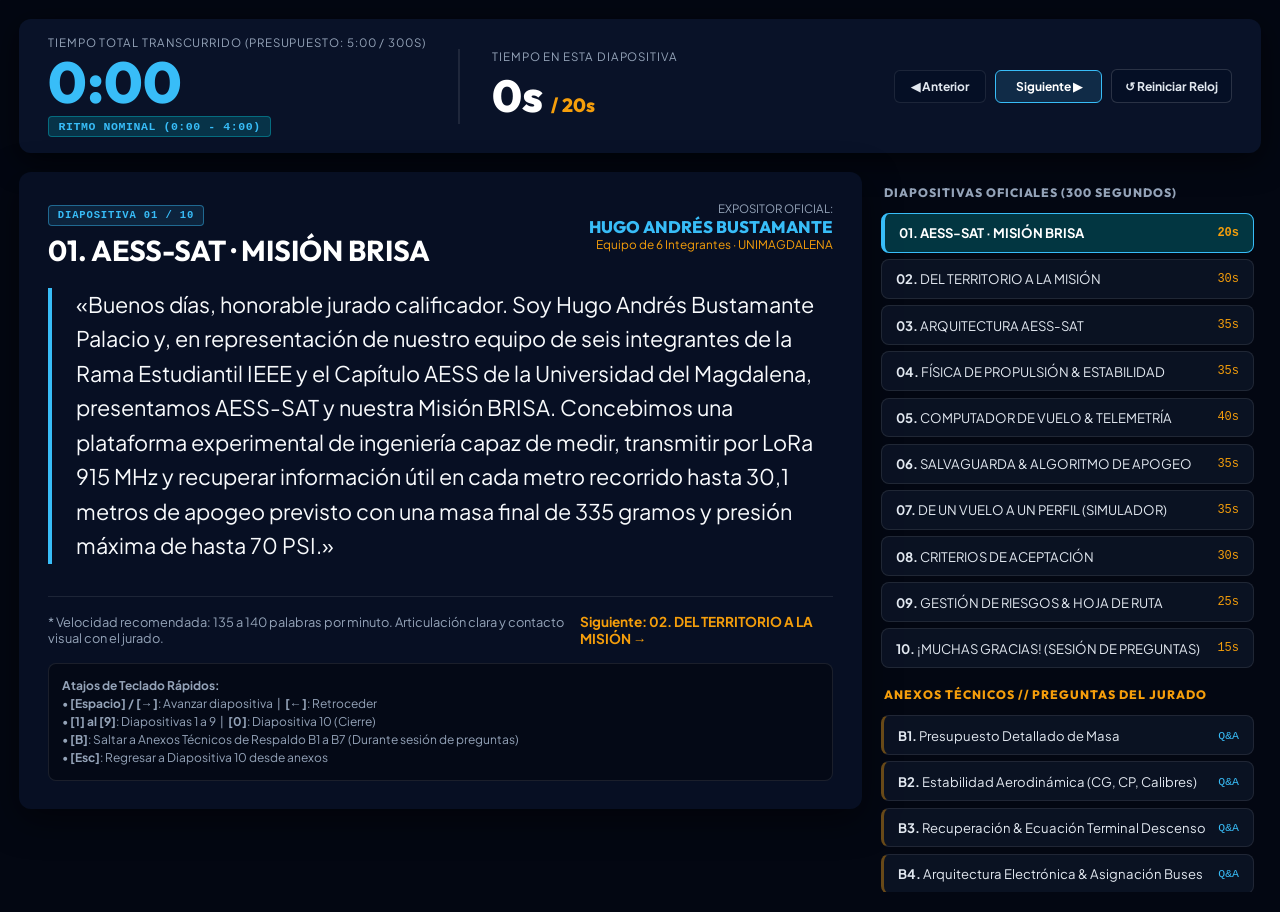
<file: presentador.html>
<!DOCTYPE html>
<html lang="es">
<head>
  <meta charset="UTF-8">
  <meta name="viewport" content="width=device-width, initial-scale=1.0">
  <title>AESS-SAT · Consola del Expositor (Hugo Andrés Bustamante)</title>
  <link rel="stylesheet" href="css/style.css?v=20261007">
  <style>
    body {
      background: #030712;
      color: #ffffff;
      overflow-y: auto;
      padding: 1.2rem;
      user-select: text;
    }
    .presenter-container {
      max-width: 1440px;
      margin: 0 auto;
      display: flex;
      flex-direction: column;
      gap: 1.2rem;
    }
    .timer-dashboard {
      display: flex;
      gap: 2rem;
      align-items: center;
      background: rgba(10, 20, 42, 0.95);
      border: 1px solid var(--border-card);
      border-radius: 12px;
      padding: 1rem 1.8rem;
      box-shadow: 0 8px 30px rgba(0, 0, 0, 0.6);
    }
    .big-clock {
      font-family: var(--font-title);
      font-size: 3.6rem;
      font-weight: 800;
      line-height: 1;
      color: var(--accent-cyan);
      transition: color 0.3s ease;
    }
    .clock-label {
      font-size: 0.72rem;
      color: var(--text-muted);
      text-transform: uppercase;
      letter-spacing: 0.08em;
      margin-bottom: 0.2rem;
    }
    .slide-timer-box {
      border-left: 2px solid var(--border-subtle);
      padding-left: 2rem;
    }
    .stage-status-badge {
      display: inline-block;
      font-family: var(--font-mono);
      font-size: 0.72rem;
      font-weight: 800;
      padding: 0.2rem 0.6rem;
      border-radius: 4px;
      margin-top: 0.3rem;
      text-transform: uppercase;
      letter-spacing: 0.05em;
    }
    .stage-status-badge.nominal {
      background: rgba(0, 240, 255, 0.15);
      color: var(--accent-cyan);
      border: 1px solid rgba(0, 240, 255, 0.3);
    }
    .stage-status-badge.warning {
      background: rgba(245, 158, 11, 0.15);
      color: var(--accent-gold);
      border: 1px solid rgba(245, 158, 11, 0.3);
    }
    .stage-status-badge.alert {
      background: rgba(249, 115, 22, 0.2);
      color: var(--accent-orange);
      border: 1px solid rgba(249, 115, 22, 0.4);
    }
    .stage-status-badge.overtime {
      background: rgba(239, 68, 68, 0.25);
      color: var(--accent-red);
      border: 1px solid var(--accent-red);
      animation: pulseAlert 1s infinite alternate;
    }
    @keyframes pulseAlert {
      from { opacity: 0.7; }
      to { opacity: 1; transform: scale(1.02); }
    }
    .presenter-grid {
      display: grid;
      grid-template-columns: 1fr 380px;
      gap: 1.2rem;
      align-items: start;
    }
    .script-card {
      background: rgba(8, 16, 36, 0.96);
      border: 1px solid var(--border-card);
      border-radius: 12px;
      padding: 1.8rem;
      box-shadow: 0 10px 35px rgba(0, 0, 0, 0.5);
    }
    .script-text {
      font-size: 1.35rem;
      line-height: 1.6;
      color: #f8fafc;
      margin-top: 1.2rem;
      border-left: 4px solid var(--accent-cyan);
      padding-left: 1.5rem;
      font-style: normal;
    }
    .script-text strong {
      color: var(--accent-cyan);
    }
    .sidebar-section-title {
      font-family: var(--font-title);
      font-size: 0.76rem;
      font-weight: 800;
      color: var(--text-muted);
      text-transform: uppercase;
      letter-spacing: 0.08em;
      margin: 0.8rem 0 0.4rem 0.2rem;
    }
    .slide-nav-sidebar {
      display: flex;
      flex-direction: column;
      gap: 0.4rem;
      max-height: calc(100vh - 180px);
      overflow-y: auto;
      padding-right: 0.4rem;
    }
    .slide-jump-btn {
      display: flex;
      align-items: center;
      justify-content: space-between;
      padding: 0.65rem 0.9rem;
      background: rgba(15, 23, 42, 0.7);
      border: 1px solid var(--border-subtle);
      border-radius: 8px;
      color: var(--text-secondary);
      cursor: pointer;
      text-align: left;
      font-family: var(--font-body);
      font-size: 0.82rem;
      transition: all 0.2s ease;
    }
    .slide-jump-btn:hover {
      background: rgba(0, 240, 255, 0.12);
      border-color: var(--accent-cyan);
      color: #ffffff;
    }
    .slide-jump-btn.active {
      background: rgba(0, 240, 255, 0.2);
      border-color: var(--accent-cyan);
      color: #ffffff;
      font-weight: bold;
      border-left: 4px solid var(--accent-cyan);
    }
    .slide-jump-btn.backup-btn {
      border-left: 3px solid rgba(245, 158, 11, 0.4);
    }
    .slide-jump-btn.backup-btn.active {
      border-color: var(--accent-gold);
      border-left: 4px solid var(--accent-gold);
      background: rgba(245, 158, 11, 0.15);
    }
    .cheat-sheet-box {
      margin-top: 1rem;
      padding: 0.8rem;
      background: rgba(0, 0, 0, 0.35);
      border: 1px solid var(--border-subtle);
      border-radius: 8px;
      font-size: 0.75rem;
      color: var(--text-muted);
      line-height: 1.5;
    }
  </style>
</head>
<body>

  <div class="presenter-container">
    <!-- PANEL MAESTRO DE CONTROL Y CRONÓMETRO -->
    <div class="timer-dashboard">
      <div>
        <div class="clock-label">TIEMPO TOTAL TRANSCURRIDO (PRESUPUESTO: 5:00 / 300s)</div>
        <div class="big-clock" id="pres-total-time">0:00</div>
        <div class="stage-status-badge nominal" id="pres-stage-badge">RITMO NOMINAL (0:00 - 4:00)</div>
      </div>

      <div class="slide-timer-box">
        <div class="clock-label">TIEMPO EN ESTA DIAPOSITIVA</div>
        <div style="font-family: var(--font-title); font-size: 2.8rem; font-weight: 800; color: #ffffff;" id="pres-slide-time">
          0s <span style="font-size: 1.2rem; color: var(--accent-gold);" id="pres-slide-budget">/ 20s</span>
        </div>
      </div>

      <div style="margin-left: auto; display: flex; gap: 0.6rem; align-items: center;">
        <button class="action-btn" id="pres-prev-btn" style="padding: 0.5rem 1rem;">◀ Anterior</button>
        <button class="action-btn active" id="pres-next-btn" style="padding: 0.5rem 1.2rem;">Siguiente ▶</button>
        <button class="action-btn" id="pres-reset-timer" style="padding: 0.5rem 0.8rem; font-size: 0.76rem; border-color: rgba(255,255,255,0.15);">↺ Reiniciar Reloj</button>
      </div>
    </div>

    <!-- CUERPO PRINCIPAL: GUION + NAVEGACIÓN -->
    <div class="presenter-grid">
      <!-- Tarjeta del Guion Oral -->
      <div class="script-card">
        <div style="display: flex; justify-content: space-between; align-items: flex-start;">
          <div>
            <span class="status-badge goal" id="pres-slide-badge">DIAPOSITIVA 01 / 10</span>
            <h2 style="font-family: var(--font-title); font-size: 1.8rem; color: #ffffff; margin-top: 0.4rem; text-transform: uppercase;" id="pres-slide-title">
              01. AESS-SAT · MISIÓN BRISA
            </h2>
          </div>
          <div style="text-align: right;">
            <div style="font-size: 0.72rem; color: var(--text-muted); text-transform: uppercase;">EXPOSITOR OFICIAL:</div>
            <div style="font-family: var(--font-title); font-size: 1.05rem; font-weight: 800; color: var(--accent-cyan);">HUGO ANDRÉS BUSTAMANTE</div>
            <div style="font-size: 0.74rem; color: var(--accent-gold);">Equipo de 6 Integrantes · UNIMAGDALENA</div>
          </div>
        </div>

        <div class="script-text" id="pres-script-text">
          Cargando guion oral de sustentación...
        </div>

        <div style="margin-top: 2rem; padding-top: 1rem; border-top: 1px solid var(--border-subtle); display: flex; justify-content: space-between; align-items: center;">
          <span style="font-size: 0.8rem; color: var(--text-muted);">
            * Velocidad recomendada: 135 a 140 palabras por minuto. Articulación clara y contacto visual con el jurado.
          </span>
          <span style="color: var(--accent-gold); font-size: 0.85rem; font-weight: 700;" id="pres-transition-hint">
            Siguiente: 02. DEL TERRITORIO A LA MISIÓN →
          </span>
        </div>

        <div class="cheat-sheet-box">
          <strong>Atajos de Teclado Rápidos:</strong><br>
          • <strong>[Espacio] / [→]</strong>: Avanzar diapositiva &nbsp;|&nbsp; <strong>[←]</strong>: Retroceder<br>
          • <strong>[1] al [9]</strong>: Diapositivas 1 a 9 &nbsp;|&nbsp; <strong>[0]</strong>: Diapositiva 10 (Cierre)<br>
          • <strong>[B]</strong>: Saltar a Anexos Técnicos de Respaldo B1 a B7 (Durante sesión de preguntas)<br>
          • <strong>[Esc]</strong>: Regresar a Diapositiva 10 desde anexos
        </div>
      </div>

      <!-- Barra Lateral de Salto Rápido -->
      <div class="slide-nav-sidebar" id="pres-slide-list">
        <!-- Poblado dinámicamente con las 10 diapositivas y los 7 respaldos -->
      </div>
    </div>
  </div>

  <script src="js/presentador.js?v=20261007"></script>
</body>
</html>
</file>
<file: css/style.css>
@import url('fonts.css');

/* ══════════════════════════════════════════════════════════════════════
   AESS-SAT · MISIÓN BRISA // HIDROCHALLENGE COLOMBIA 2026
   SISTEMA DE DISEÑO AEROESPACIAL PREMIUM · CONTROL DE MISIÓN SAMARIO
   ══════════════════════════════════════════════════════════════════════ */

:root {
  /* Tipografía */
  --font-title: 'Outfit', sans-serif;
  --font-body: 'Plus Jakarta Sans', sans-serif;
  --font-mono: 'Consolas', 'Courier New', monospace;

  /* Paleta Aeroespacial Samaria Refinada */
  --bg-dark: #030712;         /* Azul marino casi negro profundo */
  --bg-space: #040c1a;        /* Fondo espacial complementario */
  --bg-ocean: #06152d;        /* Océano caribe profundo */

  /* Glassmorphism Aeroespacial Sobrio (Sin resplandor excesivo) */
  --bg-card: rgba(6, 16, 36, 0.65);
  --bg-card-hover: rgba(8, 24, 52, 0.82);
  --bg-card-solid: rgba(4, 12, 28, 0.94);
  --bg-card-subtle: rgba(255, 255, 255, 0.03);

  /* Jerarquía Cromática Semántica Estricta */
  --accent-cyan: #38BDF8;     /* Tecnología, datos, mediciones, instrumentación */
  --accent-gold: #F59E0B;     /* Misión, energía, límites, hitos */
  --accent-amber: #FBBF24;    /* Cálido caribeño complementario */
  --accent-green: #10B981;    /* Estados validados, mediciones confirmadas, operativo */
  --accent-red: #EF4444;      /* Alertas críticas, riesgo de masa, límites excedidos */

  /* Textos */
  --text-primary: #FFFFFF;
  --text-secondary: #E2E8F0;
  --text-muted: #94A3B8;

  /* Bordes y Separadores Finos */
  --border-subtle: rgba(255, 255, 255, 0.09);
  --border-cyan: rgba(56, 189, 248, 0.22);
  --border-gold: rgba(245, 158, 11, 0.28);
  --border-green: rgba(16, 185, 129, 0.3);
  --border-red: rgba(239, 68, 68, 0.35);

  /* Sombras y Contraste Profesional */
  --card-shadow: 0 10px 30px rgba(0, 0, 0, 0.55);
  --text-shadow-clean: 0 2px 5px rgba(0, 0, 0, 0.85);

  /* Transición estándar */
  --transition-smooth: all 0.25s cubic-bezier(0.16, 1, 0.3, 1);
}

/* ── RESET Y BASE ─────────────────────────────────────────────────── */
* {
  margin: 0;
  padding: 0;
  box-sizing: border-box;
}

html, body {
  width: 100%;
  height: 100%;
  overflow: hidden;
  background-color: var(--bg-dark);
  font-family: var(--font-body);
  color: var(--text-primary);
  -webkit-font-smoothing: antialiased;
  user-select: none;
}

/* Canvas de viento / brisa marina en segundo plano */
#breezeCanvas {
  position: absolute;
  top: 0;
  left: 0;
  width: 100%;
  height: 100%;
  pointer-events: none;
  z-index: 2;
  opacity: 0.35;
}

/* ── CONTENEDOR MAESTRO 16:9 AUTO-AJUSTABLE ───────────────────────── */
.deck-container {
  position: relative;
  width: 100vw;
  height: 100vh;
  display: flex;
  flex-direction: column;
  justify-content: space-between;
  overflow: hidden;
}

/* ── BARRA SUPERIOR INSTITUCIONAL (MODO PROYECCIÓN ULTRA-LIMPIO) ── */
.top-header-bar {
  position: relative;
  z-index: 10;
  display: flex;
  justify-content: space-between;
  align-items: center;
  padding: clamp(0.4rem, 0.9vh, 0.65rem) clamp(1.4rem, 3vw, 3rem);
  background: linear-gradient(180deg, rgba(3, 7, 18, 0.92) 0%, rgba(3, 7, 18, 0.35) 100%);
  border-bottom: 1px solid var(--border-subtle);
  backdrop-filter: blur(10px);
}

.top-header-left {
  display: flex;
  align-items: center;
  gap: clamp(0.8rem, 1.5vw, 1.4rem);
}

.top-header-logos {
  display: flex;
  align-items: center;
  gap: clamp(14px, 1.2vw, 18px);
}

.top-header-logos img {
  height: clamp(34px, 3.8vh, 38px);
  width: auto;
  opacity: 0.92;
  filter: drop-shadow(0 2px 5px rgba(0, 0, 0, 0.7));
  transition: opacity 0.25s ease, transform 0.2s ease;
}

.top-header-logos img:hover {
  opacity: 1;
  transform: scale(1.04);
}

.top-brand {
  display: flex;
  align-items: center;
  gap: 0.6rem;
  font-family: var(--font-title);
  font-size: clamp(0.78rem, 1vw, 0.9rem);
  letter-spacing: 0.12em;
  text-transform: uppercase;
}

.brand-uni {
  font-weight: 800;
  color: #ffffff;
}

.brand-sep {
  color: var(--accent-gold);
  font-weight: 700;
}

.brand-sub {
  color: var(--accent-cyan);
  font-weight: 700;
}

.top-coord {
  margin-left: 0.8rem;
  font-family: var(--font-mono);
  font-size: 0.68rem;
  color: var(--text-muted);
  letter-spacing: 0.08em;
  padding: 0.15rem 0.45rem;
  border-radius: 4px;
  background: rgba(255, 255, 255, 0.04);
  border: 1px solid rgba(255, 255, 255, 0.06);
}

.top-slide-tracker {
  display: flex;
  align-items: center;
  gap: 0.8rem;
}

.slide-number-display {
  font-family: var(--font-title);
  font-size: clamp(1.05rem, 1.4vw, 1.35rem);
  font-weight: 800;
  letter-spacing: 0.08em;
  color: #ffffff;
  display: flex;
  align-items: center;
  gap: 0.25rem;
}

.slide-number-display #current-slide-num {
  color: var(--accent-cyan);
}

.slide-number-display .tracker-total {
  color: var(--text-muted);
  font-weight: 500;
}

/* Herramientas del orador: ultra discretas en proyección ante el jurado */
.top-controls {
  display: flex;
  align-items: center;
  gap: 0.4rem;
  opacity: 0.18;
  transition: opacity 0.25s ease;
}

.top-controls:hover, .top-controls.active {
  opacity: 1;
}

/* Temporizador Maestro 300s (Expositor) */
.timer-pill {
  display: flex;
  align-items: center;
  gap: 0.4rem;
  padding: 0.2rem 0.65rem;
  background: rgba(4, 15, 36, 0.85);
  border: 1px solid var(--border-cyan);
  border-radius: 16px;
  font-family: var(--font-mono);
  font-size: 0.78rem;
  font-weight: 700;
  color: var(--accent-cyan);
  cursor: pointer;
  transition: var(--transition-smooth);
}

.timer-pill.running {
  border-color: var(--accent-gold);
  color: #ffffff;
}

.timer-pill.warning {
  border-color: var(--accent-red);
  color: var(--accent-red);
}

.action-btn {
  background: rgba(4, 15, 36, 0.75);
  border: 1px solid var(--border-subtle);
  border-radius: 6px;
  color: var(--text-secondary);
  padding: 0.25rem 0.6rem;
  font-family: var(--font-body);
  font-size: 0.75rem;
  font-weight: 700;
  cursor: pointer;
  display: flex;
  align-items: center;
  gap: 0.35rem;
  transition: var(--transition-smooth);
}

.action-btn:hover, .action-btn.active {
  background: rgba(56, 189, 248, 0.15);
  border-color: var(--accent-cyan);
  color: #ffffff;
}

/* ── VIEWPORT DE DIAPOSITIVAS (AJUSTE PRECISO SIN OVERFLOW) ───────── */
.presentation-viewport {
  position: relative;
  flex: 1;
  width: 100%;
  min-height: 0;
  overflow: hidden;
}

.slide {
  position: absolute;
  top: 0;
  left: 0;
  width: 100%;
  height: 100%;
  padding: clamp(0.7rem, 1.8vh, 1.4rem) clamp(1.5rem, 3.2vw, 3.6rem);
  display: none;
  flex-direction: column;
  justify-content: flex-start;
  gap: clamp(0.5rem, 1.4vh, 1rem);
  opacity: 0;
  pointer-events: none;
  z-index: 3;
  overflow: hidden;
}

.slide.active {
  display: flex;
  opacity: 1;
  pointer-events: auto;
  z-index: 5;
  animation: slideFadeIn 0.3s cubic-bezier(0.16, 1, 0.3, 1) forwards;
}

@keyframes slideFadeIn {
  from {
    opacity: 0;
    transform: translateY(6px);
  }
  to {
    opacity: 1;
    transform: translateY(0);
  }
}

/* ── CAPAS DE VIDEO Y FONDOS (CONTROL JERÁRQUICO) ─────────────────── */
.slide-bg-container {
  position: absolute;
  top: 0;
  left: 0;
  width: 100%;
  height: 100%;
  z-index: 1;
  overflow: hidden;
}

.slide-video {
  width: 100%;
  height: 100%;
  object-fit: cover;
  /* Slides 1, 2, 10: Video cinematográfico visible */
  opacity: 0.85;
  filter: contrast(1.08) saturate(1.15) brightness(0.9);
  transition: opacity 0.5s ease;
}

.slide-overlay {
  position: absolute;
  top: 0;
  left: 0;
  width: 100%;
  height: 100%;
  background: radial-gradient(circle at center, transparent 35%, rgba(3, 7, 18, 0.6) 100%),
              linear-gradient(180deg, rgba(3, 7, 18, 0.75) 0%, transparent 20%, transparent 80%, rgba(3, 7, 18, 0.9) 100%);
  pointer-events: none;
}

/* Slides técnicas (3-9): fondo con video más perceptible, equilibrado y legible */
.slide.technical-slide .slide-video {
  opacity: 0.48;
  filter: contrast(1.08) brightness(0.78) saturate(0.95);
}

.slide.technical-slide .slide-overlay {
  background: radial-gradient(circle at center, rgba(3, 7, 18, 0.35) 0%, rgba(3, 7, 18, 0.85) 100%),
              linear-gradient(180deg, rgba(3, 7, 18, 0.75) 0%, transparent 20%, transparent 78%, rgba(3, 7, 18, 0.88) 100%);
}

/* ── CABECERA DE CADA DIAPOSITIVA (LIMPIA & CONTUNDENTE) ─────────── */
.slide-header {
  position: relative;
  z-index: 4;
  flex-shrink: 0;
}

.slide-category-tag {
  font-family: var(--font-body);
  font-size: clamp(0.7rem, 0.85vw, 0.78rem);
  font-weight: 800;
  letter-spacing: 0.16em;
  text-transform: uppercase;
  color: var(--accent-cyan);
  display: flex;
  align-items: center;
  gap: 0.5rem;
  margin-bottom: 0.15rem;
  text-shadow: var(--text-shadow-clean);
}

.slide-category-tag::before {
  content: '';
  display: inline-block;
  width: 12px;
  height: 2px;
  background: var(--accent-cyan);
}

.slide-title-hero {
  font-family: var(--font-title);
  font-size: clamp(1.9rem, 3.2vw, 3rem);
  font-weight: 900;
  text-transform: uppercase;
  letter-spacing: -0.01em;
  line-height: 1.05;
  color: #ffffff;
  margin-bottom: 0.2rem;
  text-shadow: var(--text-shadow-clean);
}

.slide-title-hero .highlight-cyan {
  color: var(--accent-cyan);
}

.slide-title-hero .highlight-gold {
  color: var(--accent-gold);
}

.slide-subtitle-clean {
  font-size: clamp(0.85rem, 1.1vw, 1rem);
  color: var(--text-secondary);
  font-weight: 500;
  max-width: 950px;
  line-height: 1.35;
  text-shadow: var(--text-shadow-clean);
}

/* ── SISTEMA DE TARJETAS AEROESPACIALES LIMPIAS ───────────────────── */
.samaria-card, .aero-card {
  background: var(--bg-card);
  border: 1px solid var(--border-subtle);
  border-radius: 12px;
  padding: clamp(0.7rem, 1.5vh, 1.3rem) clamp(0.9rem, 1.6vw, 1.4rem);
  backdrop-filter: blur(14px);
  -webkit-backdrop-filter: blur(14px);
  box-shadow: var(--card-shadow);
  transition: var(--transition-smooth);
  position: relative;
}

.samaria-card:hover, .aero-card:hover {
  background: var(--bg-card-hover);
  border-color: var(--border-cyan);
}

.samaria-card.gold-border, .aero-card.gold-border {
  border-color: var(--border-gold);
}

.samaria-card.gold-border:hover, .aero-card.gold-border:hover {
  border-color: var(--accent-gold);
}

/* ── MÉTRICAS COLOSALES ───────────────────────────────────────────── */
.giant-metric-box {
  display: flex;
  flex-direction: column;
}

.giant-metric-num {
  font-family: var(--font-title);
  font-size: clamp(2rem, 3.4vw, 3.6rem);
  font-weight: 900;
  line-height: 1;
  letter-spacing: -0.02em;
  color: #ffffff;
  text-shadow: var(--text-shadow-clean);
}

.giant-metric-num.cyan {
  color: var(--accent-cyan);
}

.giant-metric-num.gold {
  color: var(--accent-gold);
}

.giant-metric-label {
  font-family: var(--font-body);
  font-size: clamp(0.72rem, 0.85vw, 0.8rem);
  font-weight: 800;
  letter-spacing: 0.08em;
  text-transform: uppercase;
  color: var(--text-muted);
  margin-top: 0.2rem;
  text-shadow: var(--text-shadow-clean);
}

.giant-metric-sub {
  font-size: clamp(0.68rem, 0.8vw, 0.76rem);
  color: var(--text-secondary);
  margin-top: 0.1rem;
  text-shadow: var(--text-shadow-clean);
}

/* ── SISTEMA GLOBAL DE ESTADOS DE DATOS (SEMÁFORO DE INGENIERÍA) ─── */
.status-badge {
  display: inline-flex;
  align-items: center;
  gap: 0.35rem;
  padding: 0.2rem 0.55rem;
  border-radius: 4px;
  font-family: var(--font-mono);
  font-size: clamp(0.66rem, 0.76vw, 0.74rem);
  font-weight: 700;
  letter-spacing: 0.08em;
  text-transform: uppercase;
  backdrop-filter: blur(8px);
  line-height: 1.2;
}

/* [ OBJETIVO ] */
.status-badge.goal {
  background: rgba(56, 189, 248, 0.12);
  color: #38bdf8;
  border: 1px solid rgba(56, 189, 248, 0.45);
}

/* [ MEDIDO ] / [ VALIDADO ] */
.status-badge.measured, .status-badge.validated {
  background: rgba(16, 185, 129, 0.15);
  color: #34d399;
  border: 1px solid rgba(16, 185, 129, 0.5);
}

/* [ LÍMITE ] */
.status-badge.limit {
  background: rgba(245, 158, 11, 0.15);
  color: #fbbf24;
  border: 1px solid rgba(245, 158, 11, 0.5);
}

/* [ SIMULACIÓN ] / [ DATOS SINTÉTICOS ] */
.status-badge.simulated {
  background: rgba(56, 189, 248, 0.08);
  color: #7dd3fc;
  border: 1px dashed rgba(56, 189, 248, 0.5);
}

/* [ PENDIENTE DE ENSAYO ] / [ PENDIENTE DE VALIDACIÓN ] */
.status-badge.pending {
  background: rgba(148, 163, 184, 0.12);
  color: #cbd5e1;
  border: 1px solid rgba(148, 163, 184, 0.35);
}

/* [ MARGEN CRÍTICO ] / [ RIESGO ] */
.status-badge.risk {
  background: rgba(239, 68, 68, 0.18);
  color: #fca5a5;
  border: 1px solid rgba(239, 68, 68, 0.55);
}

/* Retrocompatibilidad con badge-samario */
.badge-samario {
  display: inline-flex;
  align-items: center;
  gap: 0.35rem;
  padding: 0.2rem 0.55rem;
  border-radius: 4px;
  font-family: var(--font-mono);
  font-size: clamp(0.66rem, 0.76vw, 0.74rem);
  font-weight: 700;
  letter-spacing: 0.08em;
  text-transform: uppercase;
  background: rgba(56, 189, 248, 0.12);
  color: var(--accent-cyan);
  border: 1px solid rgba(56, 189, 248, 0.35);
  backdrop-filter: blur(6px);
}

.badge-samario.gold {
  background: rgba(245, 158, 11, 0.14);
  color: var(--accent-gold);
  border-color: rgba(245, 158, 11, 0.4);
}

.badge-samario.red {
  background: rgba(239, 68, 68, 0.18);
  color: #fca5a5;
  border-color: rgba(239, 68, 68, 0.5);
}

.badge-samario.green {
  background: rgba(16, 185, 129, 0.18);
  color: #6ee7b7;
  border-color: rgba(16, 185, 129, 0.5);
}

/* ══════════════════════════════════════════════════════════════════════
   INTERACTIVIDAD: DESPIECE DEL COHETE (EXPLODED VIEW - SLIDE 3)
   ══════════════════════════════════════════════════════════════════════ */
.exploded-view-container {
  position: relative;
  z-index: 4;
  display: grid;
  grid-template-columns: 1.15fr 1.05fr;
  gap: clamp(1rem, 2vw, 1.8rem);
  align-items: stretch;
  flex: 1;
  min-height: 0;
}

.rocket-stage-stack {
  position: relative;
  display: flex;
  flex-direction: column;
  align-items: stretch;
  justify-content: space-between;
  gap: clamp(0.35rem, 0.8vh, 0.55rem);
  flex: 1;
  width: 100%;
  padding: 0.2rem 0;
  transition: gap 0.35s cubic-bezier(0.16, 1, 0.3, 1);
}

.rocket-stage-stack.expanded {
  gap: clamp(0.7rem, 1.5vh, 1.1rem);
}

.stage-part {
  cursor: pointer;
  transition: all 0.25s cubic-bezier(0.16, 1, 0.3, 1);
  position: relative;
  display: flex;
  align-items: center;
  gap: clamp(0.6rem, 1vw, 0.9rem);
  padding: clamp(0.3rem, 0.6vh, 0.45rem) clamp(0.6rem, 0.9vw, 0.85rem);
  border-radius: 8px;
  background: rgba(3, 8, 20, 0.5);
  border: 1px solid rgba(255, 255, 255, 0.08);
}

.stage-part:hover {
  background: rgba(56, 189, 248, 0.08);
  border-color: rgba(56, 189, 248, 0.35);
  transform: translateX(3px);
}

.stage-part.active {
  background: linear-gradient(90deg, rgba(56, 189, 248, 0.16) 0%, rgba(3, 8, 20, 0.8) 100%);
  border-color: var(--accent-cyan);
  box-shadow: 0 0 16px rgba(56, 189, 248, 0.25), inset 0 0 10px rgba(56, 189, 248, 0.08);
  transform: translateX(4px);
}

.stage-img-wrapper {
  flex: 0 0 clamp(64px, 5.8vw, 78px);
  display: flex;
  align-items: center;
  justify-content: center;
  height: clamp(44px, 6.2vh, 58px);
  position: relative;
}

.stage-part .stage-img {
  max-height: 100%;
  max-width: 100%;
  width: auto;
  object-fit: contain;
  filter: drop-shadow(0 3px 6px rgba(0, 0, 0, 0.65));
  transition: transform 0.25s ease, filter 0.25s ease;
}

.stage-part:hover .stage-img,
.stage-part.active .stage-img {
  filter: drop-shadow(0 0 12px rgba(56, 189, 248, 0.75));
  transform: scale(1.08);
}

.stage-text-block {
  flex: 1;
  min-width: 0;
  display: flex;
  flex-direction: column;
  justify-content: center;
}

.stage-label-title {
  font-family: var(--font-title);
  font-size: clamp(0.76rem, 0.92vw, 0.86rem);
  font-weight: 800;
  text-transform: uppercase;
  letter-spacing: 0.06em;
  color: #e2e8f0;
  transition: color 0.2s ease;
  line-height: 1.25;
}

.stage-part:hover .stage-label-title,
.stage-part.active .stage-label-title {
  color: var(--accent-cyan);
}

.stage-label-sub {
  font-size: clamp(0.66rem, 0.74vw, 0.72rem);
  color: var(--text-muted);
  line-height: 1.25;
  margin-top: 0.12rem;
}

.stage-part.active .stage-label-sub {
  color: var(--text-secondary);
}

.stage-indicator-arrow {
  flex: 0 0 14px;
  font-size: 0.85rem;
  color: var(--text-muted);
  text-align: right;
  transition: all 0.2s ease;
  opacity: 0.4;
}

.stage-part:hover .stage-indicator-arrow,
.stage-part.active .stage-indicator-arrow {
  color: var(--accent-cyan);
  opacity: 1;
  transform: translateX(3px);
}

/* ══════════════════════════════════════════════════════════════════════
   INTERACTIVIDAD: DIAGRAMA DE ARQUITECTURA (SLIDE 5)
   ══════════════════════════════════════════════════════════════════════ */
.arch-diagram-grid {
  display: grid;
  grid-template-columns: 1.15fr 0.85fr;
  gap: clamp(1rem, 2vw, 2rem);
  align-items: stretch;
  flex: 1;
  min-height: 0;
  z-index: 4;
}

.arch-core-box {
  background: linear-gradient(135deg, rgba(8, 28, 62, 0.8) 0%, rgba(4, 15, 36, 0.9) 100%);
  border: 1.5px solid var(--border-cyan);
  border-radius: 12px;
  padding: 0.9rem 1.2rem;
  margin-bottom: 0.8rem;
  display: flex;
  justify-content: space-between;
  align-items: center;
}

.arch-peripherals-grid {
  display: grid;
  grid-template-columns: repeat(2, 1fr);
  gap: 0.6rem;
}

.arch-sensor-card {
  background: rgba(6, 16, 36, 0.65);
  border: 1px solid var(--border-subtle);
  border-radius: 8px;
  padding: 0.65rem 0.85rem;
  cursor: pointer;
  transition: var(--transition-smooth);
  text-align: left;
}

.arch-sensor-card:hover, .arch-sensor-card.active {
  background: rgba(10, 28, 62, 0.85);
  border-color: var(--accent-cyan);
  transform: translateY(-2px);
}

.arch-bus-pill {
  font-family: var(--font-mono);
  font-size: 0.65rem;
  font-weight: 700;
  color: var(--accent-gold);
  letter-spacing: 0.06em;
}

/* ══════════════════════════════════════════════════════════════════════
   INTERACTIVIDAD: FLUJO LINEAL DE APOGEO (SLIDE 6)
   ══════════════════════════════════════════════════════════════════════ */
.apogee-flow-chain {
  display: flex;
  flex-direction: column;
  gap: 0.45rem;
}

.apogee-step-node {
  background: rgba(4, 15, 36, 0.65);
  border: 1px solid var(--border-subtle);
  border-left: 4px solid var(--text-muted);
  border-radius: 8px;
  padding: 0.55rem 0.9rem;
  display: flex;
  justify-content: space-between;
  align-items: center;
  transition: var(--transition-smooth);
}

.apogee-step-node.active-step {
  border-left-color: var(--accent-cyan);
  background: rgba(8, 28, 62, 0.8);
}

.apogee-step-node.active-step.gold {
  border-left-color: var(--accent-gold);
}

.apogee-step-node.active-step.green {
  border-left-color: var(--accent-green);
}

/* ══════════════════════════════════════════════════════════════════════
   INTERACTIVIDAD: SIMULADOR DE MISIÓN HUD (SLIDE 7)
   ══════════════════════════════════════════════════════════════════════ */
.flight-sim-wrapper {
  position: relative;
  z-index: 4;
  display: grid;
  grid-template-columns: clamp(150px, 14vw, 190px) 1fr clamp(200px, 19vw, 260px);
  gap: clamp(0.8rem, 1.6vw, 1.4rem);
  flex: 1;
  min-height: 0;
  align-items: stretch;
}

.sim-controls-strip {
  position: relative;
  z-index: 4;
  display: flex;
  align-items: center;
  gap: 0.8rem;
  background: var(--bg-card);
  border: 1px solid var(--border-subtle);
  border-radius: 10px;
  padding: 0.4rem 0.9rem;
  backdrop-filter: blur(12px);
  flex-shrink: 0;
}

.sim-play-btn {
  background: var(--accent-cyan);
  color: #030814;
  border: none;
  border-radius: 6px;
  padding: 0.35rem 0.85rem;
  font-family: var(--font-title);
  font-weight: 900;
  font-size: 0.82rem;
  cursor: pointer;
  display: flex;
  align-items: center;
  gap: 0.35rem;
  transition: var(--transition-smooth);
}

.sim-play-btn:hover {
  background: #ffffff;
}

.sim-slider-container {
  flex: 1;
  display: flex;
  align-items: center;
  gap: 0.8rem;
}

.sim-time-slider {
  flex: 1;
  -webkit-appearance: none;
  height: 5px;
  border-radius: 3px;
  background: rgba(255, 255, 255, 0.2);
  outline: none;
  cursor: pointer;
}

.sim-time-slider::-webkit-slider-thumb {
  -webkit-appearance: none;
  width: 16px;
  height: 16px;
  border-radius: 50%;
  background: var(--accent-gold);
  cursor: pointer;
  transition: transform 0.15s ease;
}

.sim-time-slider::-webkit-slider-thumb:hover {
  transform: scale(1.25);
}

.sim-time-clock {
  font-family: var(--font-mono);
  font-size: 0.95rem;
  font-weight: 800;
  color: var(--accent-gold);
  min-width: 50px;
}

/* Columna Izquierda: Pista de Vuelo Vertical Dinámica */
.vertical-flight-track {
  background: var(--bg-card);
  border: 1px solid var(--border-subtle);
  border-radius: 10px;
  position: relative;
  overflow: hidden;
  display: flex;
  flex-direction: column;
  justify-content: space-between;
  padding: 0.7rem;
  backdrop-filter: blur(12px);
}

.track-axis {
  position: absolute;
  top: 15px;
  bottom: 15px;
  left: 50%;
  width: 2px;
  background: linear-gradient(180deg, var(--accent-gold) 0%, var(--accent-cyan) 60%, rgba(255,255,255,0.1) 100%);
  transform: translateX(-50%);
}

.track-marker {
  position: absolute;
  left: 8px;
  font-size: 0.7rem;
  color: var(--text-muted);
  font-family: var(--font-mono);
  font-weight: 700;
}

.sim-rocket-sprite {
  position: absolute;
  left: 50%;
  transform: translate(-50%, 50%);
  bottom: 20px;
  transition: bottom 0.05s linear;
  z-index: 5;
  display: flex;
  flex-direction: column;
  align-items: center;
}

/* Columna Derecha: HUD Gauges de Cabina */
.hud-gauges-col {
  display: flex;
  flex-direction: column;
  gap: 0.6rem;
  justify-content: space-between;
}

.hud-gauge-card {
  background: var(--bg-card);
  border: 1px solid var(--border-subtle);
  border-radius: 10px;
  padding: 0.65rem 0.9rem;
  display: flex;
  flex-direction: column;
  backdrop-filter: blur(12px);
}

.hud-gauge-title {
  font-size: 0.7rem;
  font-weight: 800;
  letter-spacing: 0.08em;
  text-transform: uppercase;
  color: var(--text-muted);
}

.hud-gauge-value {
  font-family: var(--font-title);
  font-size: clamp(1.6rem, 2.2vw, 2rem);
  font-weight: 900;
  color: #ffffff;
  line-height: 1.05;
  margin: 0.15rem 0;
}

.hud-bar-track {
  width: 100%;
  height: 4px;
  background: rgba(255, 255, 255, 0.15);
  border-radius: 2px;
  overflow: hidden;
  margin-top: 0.2rem;
}

.hud-bar-fill {
  height: 100%;
  background: var(--accent-cyan);
  width: 0%;
  transition: width 0.1s linear, background-color 0.2s ease;
}

/* ══════════════════════════════════════════════════════════════════════
   CRITERIOS DE ACEPTACIÓN (SLIDE 8)
   ══════════════════════════════════════════════════════════════════════ */
.criteria-grid-5 {
  display: grid;
  grid-template-columns: repeat(5, 1fr);
  gap: 0.75rem;
  align-items: stretch;
  flex: 1;
  min-height: 0;
  z-index: 4;
}

.criteria-card {
  background: var(--bg-card);
  border: 1px solid var(--border-subtle);
  border-radius: 12px;
  padding: 0.85rem 0.85rem;
  display: flex;
  flex-direction: column;
  justify-content: space-between;
  transition: var(--transition-smooth);
}

.criteria-card:hover {
  background: var(--bg-card-hover);
  border-color: var(--border-cyan);
}

.criteria-cat-num {
  font-family: var(--font-mono);
  font-size: 0.65rem;
  font-weight: 800;
  color: var(--accent-gold);
  letter-spacing: 0.1em;
}

.criteria-title {
  font-family: var(--font-title);
  font-size: clamp(0.9rem, 1.1vw, 1.05rem);
  font-weight: 800;
  color: #ffffff;
  margin: 0.2rem 0 0.4rem 0;
  line-height: 1.2;
}

.criteria-value-box {
  margin: 0.35rem 0;
}

.criteria-val {
  font-family: var(--font-title);
  font-size: clamp(1.3rem, 1.8vw, 1.7rem);
  font-weight: 900;
  color: #ffffff;
  line-height: 1.1;
}

.criteria-status-box {
  border-top: 1px solid var(--border-subtle);
  padding-top: 0.5rem;
  margin-top: 0.5rem;
}

/* ══════════════════════════════════════════════════════════════════════
   RIESGOS Y SIGUIENTE ITERACIÓN (SLIDE 9)
   ══════════════════════════════════════════════════════════════════════ */
.risk-row {
  background: rgba(4, 15, 36, 0.65);
  border-left: 3px solid var(--accent-cyan);
  border-radius: 8px;
  padding: 0.65rem 0.85rem;
  margin-bottom: 0.45rem;
}

.risk-row.critical {
  border-left-color: var(--accent-red);
}

.risk-row.instrumental {
  border-left-color: var(--accent-gold);
}

/* ══════════════════════════════════════════════════════════════════════
   BARRA INFERIOR INSTITUCIONAL (MODO PROYECCIÓN)
   ══════════════════════════════════════════════════════════════════════ */
.bottom-footer-bar {
  position: relative;
  z-index: 10;
  display: flex;
  justify-content: space-between;
  align-items: center;
  padding: clamp(0.35rem, 0.7vh, 0.55rem) clamp(1.4rem, 3vw, 3rem);
  background: linear-gradient(0deg, rgba(3, 7, 18, 0.95) 0%, rgba(3, 7, 18, 0.2) 100%);
  border-top: 1px solid var(--border-subtle);
  backdrop-filter: blur(8px);
}

.footer-logos-strip {
  display: flex;
  align-items: center;
  gap: clamp(1rem, 2vw, 1.8rem);
}

.footer-logos-strip img {
  height: clamp(26px, 3vh, 30px);
  width: auto;
  opacity: 0.9;
  filter: drop-shadow(0 2px 4px rgba(0, 0, 0, 0.7));
  transition: opacity 0.25s ease;
}

.footer-logos-strip img:hover {
  opacity: 1;
}

.footer-brand-tag {
  font-family: var(--font-title);
  font-size: clamp(0.7rem, 0.85vw, 0.8rem);
  letter-spacing: 0.12em;
  text-transform: uppercase;
  color: var(--text-muted);
}

.footer-brand-tag strong {
  color: var(--accent-cyan);
}

/* Ocultar botones de navegación visual para el jurado (funciona por teclado y modo expositor) */
.footer-nav-controls {
  display: none;
}

/* ── CAJÓN DE GUION DEL ORADOR (DRAWER INLINE - TECLA N) ─────────── */
.notes-drawer {
  position: fixed;
  bottom: 0;
  left: 0;
  width: 100%;
  background: rgba(3, 7, 18, 0.96);
  border-top: 2px solid var(--accent-cyan);
  box-shadow: 0 -15px 40px rgba(0, 0, 0, 0.85);
  padding: 1.2rem 2.5rem;
  transform: translateY(120%);
  opacity: 0;
  pointer-events: none;
  transition: transform 0.35s cubic-bezier(0.16, 1, 0.3, 1), opacity 0.25s ease;
  z-index: 100;
  backdrop-filter: blur(25px);
}

.notes-drawer.open {
  transform: translateY(0);
  opacity: 1;
  pointer-events: auto;
}

.notes-header {
  display: flex;
  justify-content: space-between;
  align-items: center;
  margin-bottom: 0.5rem;
  font-family: var(--font-title);
  font-size: 0.85rem;
  font-weight: 800;
  letter-spacing: 0.1em;
  color: var(--accent-cyan);
}

.notes-content {
  font-size: clamp(1rem, 1.35vw, 1.18rem);
  line-height: 1.5;
  color: #f1f5f9;
  max-width: 1100px;
}

/* ── DIAPOSITIVAS DE RESPALDO (BACKUP SLIDES B1 - B7) ────────────── */
.slide.slide-backup {
  background: #030814;
}

.backup-pill-indicator {
  display: inline-flex;
  align-items: center;
  gap: 0.4rem;
  padding: 0.15rem 0.55rem;
  border-radius: 4px;
  background: rgba(245, 158, 11, 0.15);
  color: var(--accent-gold);
  border: 1px solid rgba(245, 158, 11, 0.45);
  font-family: var(--font-mono);
  font-size: 0.68rem;
  font-weight: 800;
  letter-spacing: 0.1em;
}

/* ── MÓDULO QR EN DIAPOSITIVA 10 ──────────────────────────────────── */
.slide10-qr-card {
  position: absolute;
  bottom: clamp(1rem, 2.5vh, 1.8rem);
  right: clamp(1.2rem, 3vw, 2.5rem);
  background: rgba(4, 10, 24, 0.88);
  border: 1px solid var(--border-cyan);
  border-radius: 12px;
  padding: 0.6rem 0.75rem;
  backdrop-filter: blur(12px);
  z-index: 10;
  box-shadow: 0 8px 24px rgba(0, 0, 0, 0.5), 0 0 15px rgba(56, 189, 248, 0.15);
  transition: transform 0.25s ease, border-color 0.25s ease, box-shadow 0.25s ease;
  text-decoration: none;
  display: flex;
  flex-direction: column;
  align-items: center;
}

.slide10-qr-card:hover {
  transform: translateY(-3px) scale(1.02);
  border-color: var(--accent-cyan);
  box-shadow: 0 12px 28px rgba(0, 0, 0, 0.6), 0 0 22px rgba(56, 189, 248, 0.35);
}

.slide10-qr-card .qr-img-box {
  background: #ffffff;
  padding: 5px;
  border-radius: 6px;
  display: flex;
  align-items: center;
  justify-content: center;
}

.slide10-qr-card .qr-img-box img {
  width: clamp(110px, 10vw, 150px);
  height: clamp(110px, 10vw, 150px);
  display: block;
}

/* ── PORTADA: QR DE ACCESO A LA PRESENTACIÓN (ARRIBA A LA DERECHA) ── */
.cover-header {
  display: flex;
  justify-content: space-between;
  align-items: center;
  gap: clamp(0.9rem, 1.6vw, 1.4rem);
}

.cover-qr-card {
  flex: none;
  display: flex;
  flex-direction: column;
  align-items: center;
  padding: 0.45rem;
  background: rgba(4, 10, 24, 0.88);
  border: 1px solid var(--border-cyan);
  border-radius: 10px;
  backdrop-filter: blur(12px);
  box-shadow: 0 8px 24px rgba(0, 0, 0, 0.5), 0 0 15px rgba(56, 189, 248, 0.15);
  text-decoration: none;
  transition: transform 0.25s ease, border-color 0.25s ease;
}

.cover-qr-card:hover {
  transform: translateY(-2px);
  border-color: var(--accent-cyan);
}

.cover-qr-card .qr-img-box {
  background: #ffffff;
  padding: 4px;
  border-radius: 6px;
}

.cover-qr-card .qr-img-box img {
  width: clamp(92px, 8vw, 128px) !important;
  height: clamp(92px, 8vw, 128px) !important;
  display: block;
}

.cover-qr-caption {
  margin-top: 0.3rem;
  font-family: var(--font-title);
  font-size: 0.6rem;
  font-weight: 800;
  color: var(--accent-cyan);
  letter-spacing: 0.05em;
  text-align: center;
}

/* ── THUMBNAIL DE ESQUEMÁTICO EN DIAPOSITIVA 05 ───────────────────── */
.schematic-thumb-card {
  margin-top: 0.5rem;
  background: rgba(3, 8, 20, 0.8);
  border: 1px solid var(--border-subtle);
  border-radius: 8px;
  padding: 0.45rem 0.6rem;
  cursor: pointer;
  transition: border-color 0.25s ease, transform 0.2s ease, box-shadow 0.2s ease;
}

.schematic-thumb-card:hover {
  border-color: var(--accent-cyan);
  transform: translateY(-2px);
  box-shadow: 0 6px 18px rgba(0, 0, 0, 0.5), 0 0 12px rgba(56, 189, 248, 0.2);
}

.schematic-thumb-preview {
  position: relative;
  overflow: hidden;
  border-radius: 6px;
  background: #000;
  border: 1px solid rgba(255, 255, 255, 0.08);
}

.schematic-thumb-preview img {
  width: 100%;
  height: 68px;
  object-fit: cover;
  opacity: 0.9;
  display: block;
  transition: transform 0.3s ease;
}

.schematic-thumb-card:hover .schematic-thumb-preview img {
  transform: scale(1.05);
}

.schematic-thumb-overlay {
  position: absolute;
  inset: 0;
  background: rgba(3, 8, 20, 0.55);
  display: flex;
  align-items: center;
  justify-content: center;
  opacity: 0;
  transition: opacity 0.2s ease;
}

.schematic-thumb-card:hover .schematic-thumb-overlay {
  opacity: 1;
}

/* ── MODAL FULL-SCREEN PARA EL ESQUEMÁTICO REAL Y DASHBOARD ─────── */
.schematic-modal,
.dashboard-modal {
  position: fixed;
  inset: 0;
  z-index: 1000;
  display: flex;
  align-items: center;
  justify-content: center;
  padding: 1.5rem;
}

.schematic-modal.hidden,
.dashboard-modal.hidden {
  display: none !important;
}

.schematic-modal-backdrop,
.dashboard-modal-backdrop {
  position: absolute;
  inset: 0;
  background: rgba(2, 6, 18, 0.92);
  backdrop-filter: blur(12px);
}

.schematic-modal-content,
.dashboard-modal-content {
  position: relative;
  z-index: 2;
  background: rgba(4, 11, 28, 0.98);
  border: 1px solid var(--border-cyan);
  border-radius: 14px;
  padding: 1.2rem;
  max-width: 94vw;
  max-height: 92vh;
  width: 1100px;
  display: flex;
  flex-direction: column;
  box-shadow: 0 20px 50px rgba(0, 0, 0, 0.85), 0 0 35px rgba(56, 189, 248, 0.25);
  animation: modalPopIn 0.25s ease-out;
}

.dashboard-modal-content {
  border-color: rgba(245, 158, 11, 0.6);
  box-shadow: 0 20px 50px rgba(0, 0, 0, 0.85), 0 0 35px rgba(245, 158, 11, 0.2);
}

@keyframes modalPopIn {
  from { opacity: 0; transform: scale(0.96); }
  to { opacity: 1; transform: scale(1); }
}

.schematic-modal-header,
.dashboard-modal-header {
  display: flex;
  justify-content: space-between;
  align-items: flex-start;
  margin-bottom: 0.8rem;
  padding-bottom: 0.6rem;
  border-bottom: 1px solid var(--border-subtle);
}

.schematic-modal-body,
.dashboard-modal-body {
  flex: 1;
  min-height: 0;
  display: flex;
  align-items: center;
  justify-content: center;
  background: rgba(1, 4, 12, 0.7);
  border-radius: 8px;
  border: 1px solid rgba(255, 255, 255, 0.05);
  padding: 0.5rem;
  overflow: hidden;
}

.schematic-modal-body img,
.dashboard-modal-body img {
  max-width: 100%;
  max-height: 64vh;
  object-fit: contain;
  border-radius: 6px;
  box-shadow: 0 4px 15px rgba(0, 0, 0, 0.6);
}

.schematic-modal-footer,
.dashboard-modal-footer {
  display: flex;
  justify-content: space-between;
  align-items: center;
  margin-top: 0.8rem;
  padding-top: 0.6rem;
  border-top: 1px solid var(--border-subtle);
}


/* ══════════════════════════════════════════════════════════════════════
   ADAPTACIÓN A DISPOSITIVOS MÓVILES (≤ 900px)
   Una columna, desplazamiento vertical dentro de cada diapositiva y
   navegación táctil con botones en el pie.
   ══════════════════════════════════════════════════════════════════════ */
@media (max-width: 900px) {
  html, body {
    user-select: auto;
  }

  .deck-container {
    height: 100vh;
    height: 100dvh;
  }

  /* ── Cabecera compacta ── */
  .top-header-bar {
    padding: 0.4rem 0.75rem;
    gap: 0.5rem;
  }

  .top-header-logos {
    gap: 8px;
  }

  .top-header-logos img {
    height: 28px;
  }

  .top-brand,
  #btn-presenter,
  #timer-pill {
    display: none;
  }

  .top-controls {
    opacity: 1;
  }

  .action-btn {
    padding: 0.35rem 0.6rem;
    min-height: 34px;
  }

  .slide-number-display {
    font-size: 1rem;
    white-space: nowrap;
  }

  /* En anexos solo se muestra "B1 // RESPALDO" sin la píldora */
  .slide-number-display .status-badge {
    display: none;
  }

  .slide-number-display .tracker-total {
    font-size: 0.75rem;
  }

  /* ── Diapositivas con scroll vertical ── */
  .slide {
    padding: 0.9rem 1rem 1.5rem;
    gap: 0.9rem;
    overflow-x: hidden;
    overflow-y: auto;
    -webkit-overflow-scrolling: touch;
    overscroll-behavior: contain;
  }

  .slide.active {
    animation-name: slideFadeInMobile;
  }

  /* El fondo de video queda fijo mientras el contenido se desplaza */
  .slide-bg-container {
    position: fixed;
  }

  .slide > * {
    flex-shrink: 0;
  }

  .slide-category-tag {
    display: block;
    font-size: 0.66rem;
    letter-spacing: 0.1em;
  }

  .slide-category-tag::before {
    vertical-align: middle;
    margin-right: 0.4rem;
  }

  .slide-title-hero,
  #slide-1 .slide-title-hero {
    font-size: clamp(1.45rem, 7vw, 2.1rem) !important;
  }

  .slide-subtitle-clean {
    font-size: 0.85rem;
  }

  .slide-header > div[style*="justify-content: space-between"] {
    flex-wrap: wrap;
    gap: 0.4rem;
  }

  /* Rejillas principales de cada diapositiva → una columna */
  .slide [style*="grid-template-columns"][style*="flex: 1"],
  .arch-diagram-grid,
  .exploded-view-container,
  .flight-sim-wrapper {
    grid-template-columns: 1fr !important;
    flex: none !important;
  }

  .slide [style*="flex: 1"],
  .slide [style*="flex: 0.95"] {
    flex: none !important;
    min-height: auto !important;
  }

  .slide [style*="height: 100%"] {
    height: auto !important;
  }

  /* Rejillas internas de 4 columnas → 2 */
  .slide [style*="repeat(4, 1fr)"] {
    grid-template-columns: repeat(2, 1fr) !important;
  }

  .samaria-card, .aero-card {
    padding: 0.85rem 0.9rem;
  }

  .giant-metric-num {
    font-size: 1.7rem;
  }

  /* ── Slide 1: silueta del cohete ── */
  #slide-1 img[src*="cohete_slide_1"] {
    max-height: 260px !important;
  }

  .cover-header {
    align-items: flex-start;
    gap: 0.75rem;
  }

  .cover-qr-card {
    padding: 0.3rem;
  }

  .cover-qr-card .qr-img-box img {
    width: 72px !important;
    height: 72px !important;
  }

  .cover-qr-caption {
    display: none;
  }

  /* ── Slide 3: despiece ── */
  .rocket-stage-stack {
    gap: 0.45rem;
  }

  /* ── Slide 5: periféricos ── */
  .arch-core-box {
    padding: 0.8rem 0.9rem;
  }

  /* ── Slide 7: simulador ── */
  .sim-controls-strip {
    flex-wrap: wrap;
    padding: 0.6rem 0.75rem;
  }

  .sim-slider-container {
    flex: 1 1 100%;
    order: -1;
  }

  .sim-controls-strip > div:last-child {
    flex-wrap: wrap;
  }

  .vertical-flight-track {
    height: 240px;
  }

  #slide-7 .flight-sim-wrapper > .samaria-card {
    height: 280px;
  }

  .hud-gauges-col {
    display: grid;
    grid-template-columns: repeat(2, 1fr);
  }

  .hud-gauge-value {
    font-size: 1.35rem;
  }

  /* ── Slide 8: criterios ── */
  .criteria-grid-5 {
    grid-template-columns: repeat(2, 1fr);
    flex: none;
  }

  /* ── Slide 10: cierre centrado sin desbordes ── */
  #slide-10 > div:not(.slide-bg-container) {
    width: 100%;
    gap: 0.75rem !important;
  }

  #slide-10 > div:not(.slide-bg-container) > * {
    max-width: 100%;
  }

  #slide-10 .slide-title-hero {
    font-size: clamp(2rem, 10vw, 2.6rem) !important;
  }

  #slide-10 div[style*="gap: 1.8rem"] {
    gap: 1rem !important;
    flex-wrap: wrap;
    justify-content: center;
  }

  #slide-10 div[style*="gap: 1.8rem"] img {
    height: 34px !important;
  }

  #slide-10 .status-badge,
  #slide-10 .action-btn {
    white-space: normal;
    text-align: center;
    justify-content: center;
  }

  /* ── Tablas de respaldo: desplazamiento horizontal propio ── */
  .slide table {
    display: block;
    overflow-x: auto;
    -webkit-overflow-scrolling: touch;
    max-width: 100%;
  }

  /* ── Slide 10: QR en flujo normal ── */
  .slide10-qr-card {
    position: static;
    align-self: center;
    margin-top: 0.5rem;
  }

  /* ── Pie con navegación táctil ── */
  .bottom-footer-bar {
    padding: 0.45rem 0.75rem;
    padding-bottom: calc(0.45rem + env(safe-area-inset-bottom));
    gap: 0.5rem;
  }

  .footer-logos-strip img {
    height: 24px;
  }

  .footer-brand-tag {
    display: none;
  }

  .footer-nav-controls {
    display: flex;
    gap: 0.5rem;
  }

  .footer-nav-controls .action-btn {
    white-space: nowrap;
    font-size: 0.85rem;
    padding: 0.45rem 0.9rem;
    min-height: 40px;
  }

  /* ── Guion y modales ── */
  .notes-drawer {
    padding: 1rem;
    max-height: 60vh;
    overflow-y: auto;
  }

  .notes-header {
    flex-wrap: wrap;
    gap: 0.3rem;
  }

  .schematic-modal,
  .dashboard-modal {
    padding: 0.6rem;
  }

  .schematic-modal-content,
  .dashboard-modal-content {
    padding: 0.8rem;
    max-height: 94vh;
  }

  .schematic-modal-footer,
  .dashboard-modal-footer {
    flex-direction: column;
    align-items: flex-start;
    gap: 0.3rem;
  }
}

/* Teléfonos estrechos: periféricos y criterios en una sola columna */
@media (max-width: 520px) {
  .arch-peripherals-grid,
  .criteria-grid-5 {
    grid-template-columns: 1fr;
  }

  .slide [style*="repeat(3, 1fr)"] {
    gap: 0.4rem !important;
  }

  /* Pie: solo los botones de navegación, a todo el ancho */
  .footer-logos-strip {
    display: none;
  }

  .footer-nav-controls {
    flex: 1;
  }

  .footer-nav-controls .action-btn {
    flex: 1;
    justify-content: center;
  }
}

@keyframes slideFadeInMobile {
  from { opacity: 0; }
  to { opacity: 1; }
}
</file>
